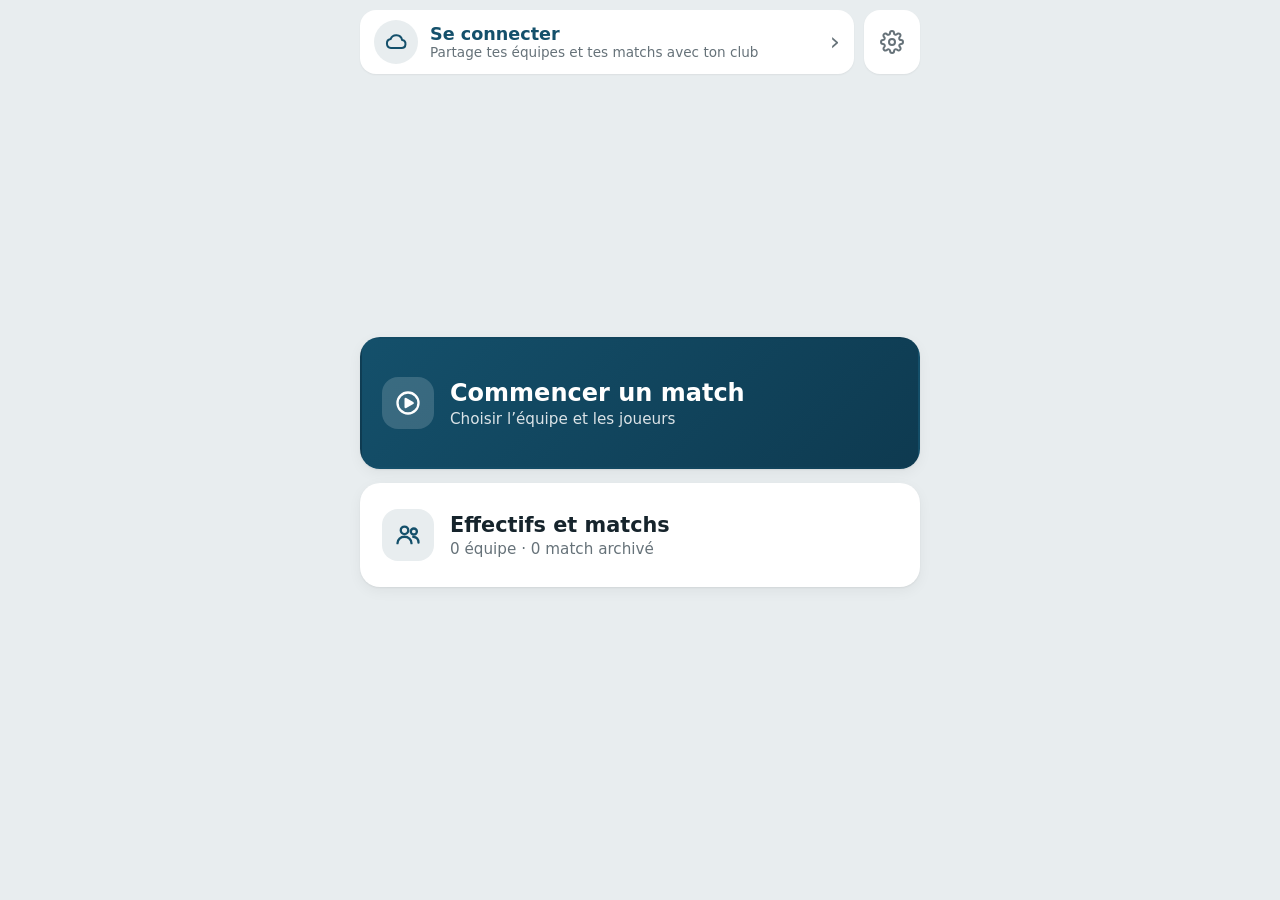
<file: index.html>
<!doctype html>
<html lang="fr">
<head>
<meta charset="utf-8">
<meta name="viewport" content="width=device-width,initial-scale=1,viewport-fit=cover">
<title>Pick&amp;Stats</title>
<link rel="manifest" href="manifest.webmanifest">
<link rel="icon" href="icon.svg" type="image/svg+xml">
<link rel="apple-touch-icon" href="apple-touch-icon.png">
<meta name="theme-color" content="#16242C">
<meta name="apple-mobile-web-app-capable" content="yes">
<meta name="mobile-web-app-capable" content="yes">
<meta name="apple-mobile-web-app-title" content="Pick&amp;Stats">
<link rel="stylesheet" href="./css/style.css">
<script type="module" src="./js/main.js"></script>
</head>
<body>
<div id="app"></div>
<div id="print"></div>
<div id="toast"></div>
<div id="modal" role="dialog" aria-modal="true"></div>
</body>
</html>
</file>
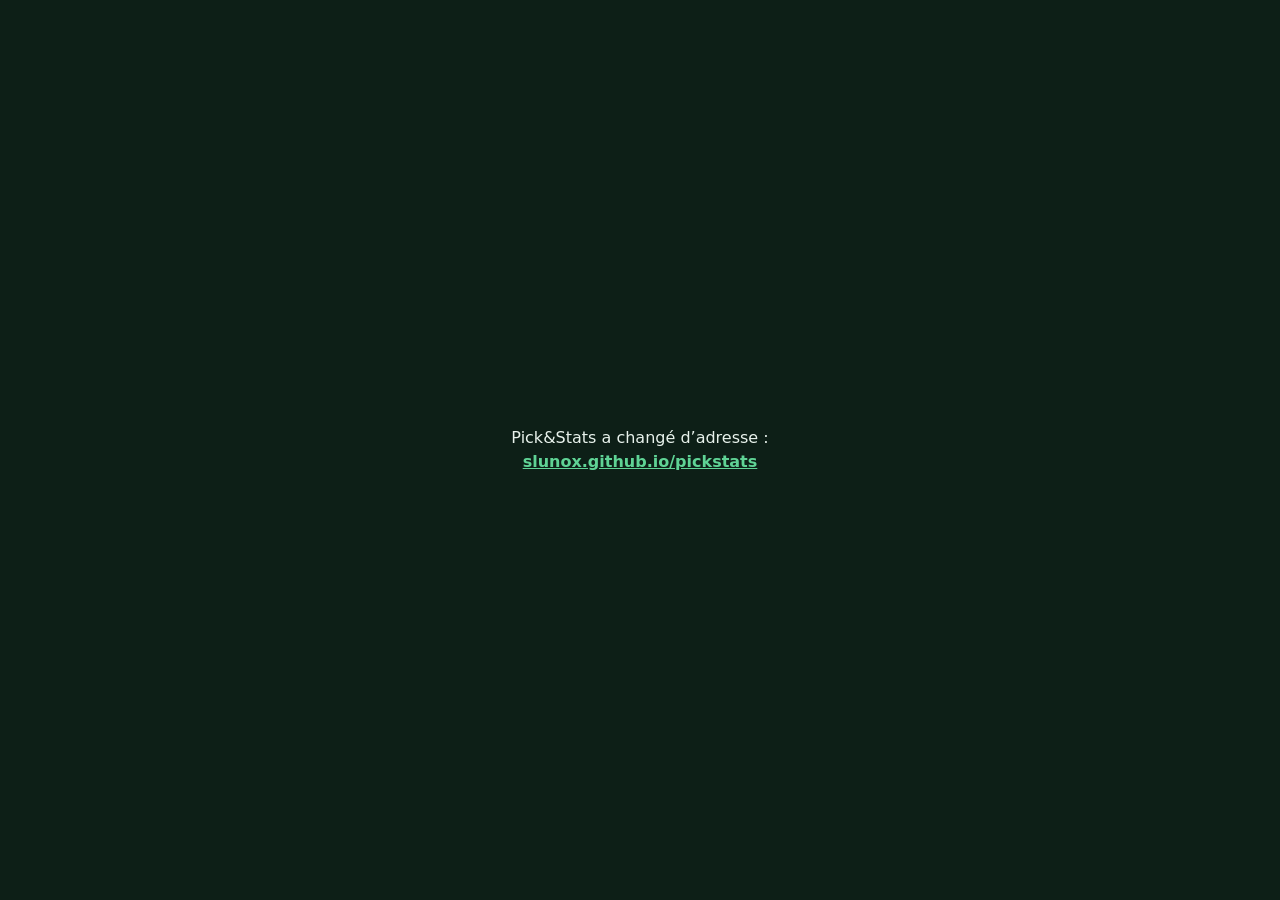
<file: redirection-stats-basket/index.html>
<!doctype html>
<html lang="fr">
<head>
<meta charset="utf-8">
<meta name="viewport" content="width=device-width, initial-scale=1">
<title>Pick&amp;Stats a déménagé</title>
<!-- Ancienne adresse de l'appli (slunox.github.io/stats-basket/) : renvoie vers la nouvelle,
     en gardant la suite de l'adresse (page, ?demo, #m=… des matchs partagés). -->
<script>
  (function () {
    var p = location.pathname;
    if (p.indexOf('/stats-basket') !== 0) return; // pas sur l'ancienne adresse : on ne fait rien
    location.replace(location.origin + '/pickstats' + p.slice('/stats-basket'.length) + location.search + location.hash);
  })();
</script>
<meta http-equiv="refresh" content="3;url=https://slunox.github.io/pickstats/">
<style>
  body{margin:0;min-height:100vh;display:flex;align-items:center;justify-content:center;background:#0d1f17;color:#e8f2ec;
    font:16px/1.5 system-ui,-apple-system,"Segoe UI",Roboto,sans-serif;text-align:center;padding:16px;box-sizing:border-box}
  a{color:#5fd395;font-weight:600}
</style>
</head>
<body>
  <p>Pick&amp;Stats a changé d’adresse :<br><a href="https://slunox.github.io/pickstats/">slunox.github.io/pickstats</a></p>
</body>
</html>
</file>
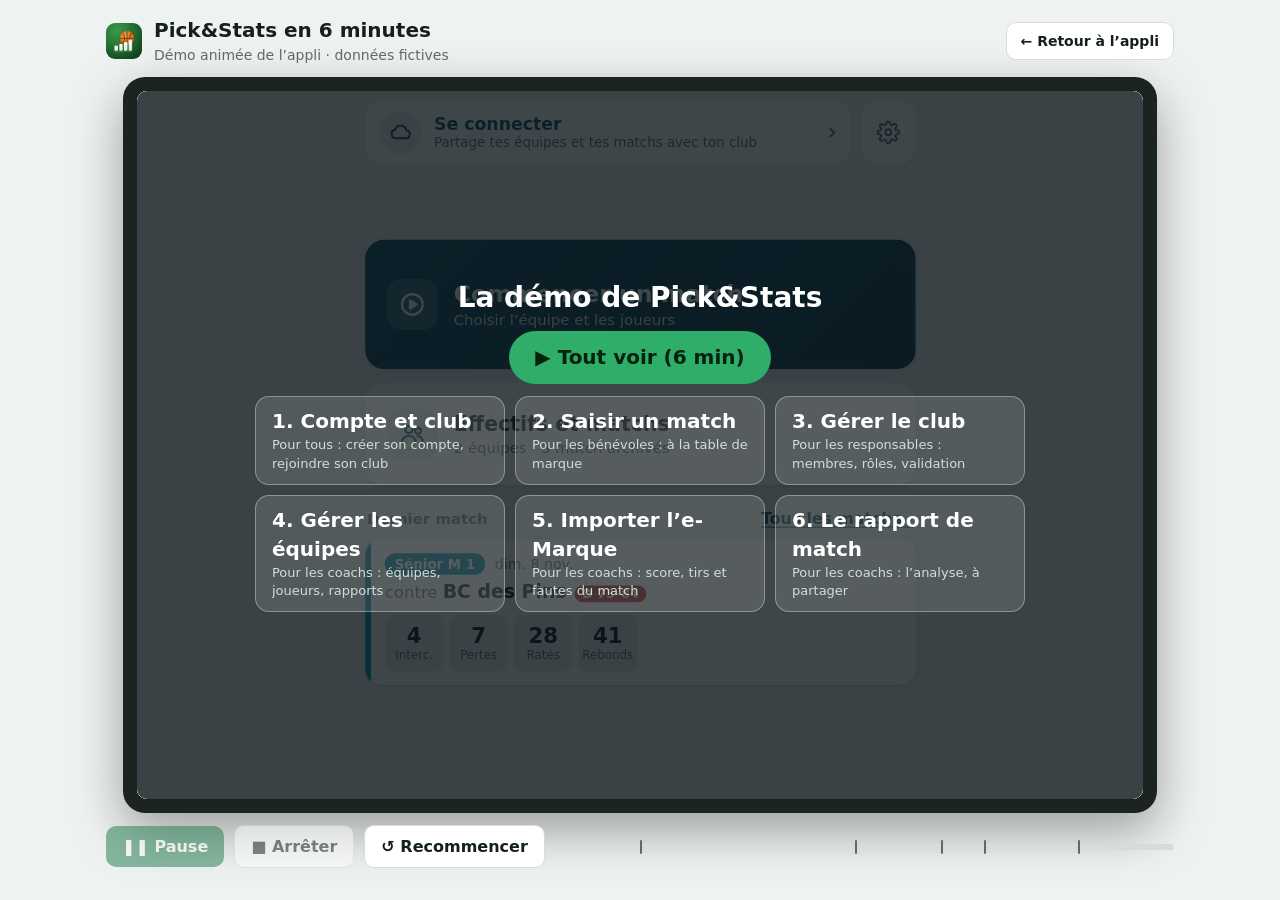
<file: demo.html>
<!doctype html>
<html lang="fr">
<head>
<meta charset="utf-8">
<meta name="viewport" content="width=device-width, initial-scale=1">
<title>Pick&amp;Stats – démo</title>
<link rel="icon" href="icon.svg">
<style>
/* Démo qui se joue toute seule : la vraie appli (index.html?demo, données à part) dans un cadre
   de tablette, un doigt qui touche les boutons et des sous-titres. */
:root{
  --bg:#0f1a20; --panel:#16242c; --fg:#eef3f1; --muted:#9fb0aa; --line:#2a3b44;
  --accent:#2fae6a; --accent-ink:#06210f; --frame:#05090b; --finger:rgba(255,255,255,.92);
}
@media (prefers-color-scheme: light){
  :root:not([data-theme="dark"]){
    --bg:#eef2f0; --panel:#ffffff; --fg:#14201b; --muted:#5d6b65; --line:#d6ddd9;
    --accent:#1f7a4d; --accent-ink:#ffffff; --frame:#1b2420; --finger:rgba(20,32,27,.85);
  }
}
*{box-sizing:border-box}
html,body{margin:0;background:var(--bg);color:var(--fg);font:16px/1.45 system-ui,-apple-system,"Segoe UI",Roboto,sans-serif}
.wrap{max-width:1100px;margin:0 auto;padding:16px 16px 28px}
header{display:flex;align-items:center;gap:12px;margin-bottom:12px}
header img{width:36px;height:36px;border-radius:9px}
header h1{font-size:20px;margin:0}
header p{margin:0;color:var(--muted);font-size:14px}
header .back{margin-left:auto;flex:none;border:1px solid var(--line);background:var(--panel);color:var(--fg);border-radius:10px;padding:8px 14px;font-weight:600;font-size:14px;text-decoration:none}
header .back:hover{border-color:var(--accent)}
@media (max-width:700px){header p{display:none}header h1{font-size:17px}header .back{padding:7px 10px}.wrap{padding-top:10px;padding-bottom:12px}}
.dev{width:max-content;max-width:100%;margin:0 auto;background:var(--frame);border-radius:22px;padding:14px;box-shadow:0 18px 50px rgba(0,0,0,.35)}
.scr{position:relative;overflow:hidden;border-radius:10px;background:#fff}
.inner{position:absolute;left:0;top:0;width:1024px;height:720px;transform-origin:0 0}
iframe{border:0;width:1024px;height:720px;display:block;background:#fff}
/* Voile transparent sur l'appli : on regarde la démo, on ne peut pas toucher l'appli (le doigt de la démo, lui, clique) */
.shield{position:absolute;inset:0;z-index:1}
.finger{z-index:2;position:absolute;left:0;top:0;width:46px;height:46px;margin:-23px 0 0 -23px;border-radius:50%;
  background:var(--finger);box-shadow:0 2px 10px rgba(0,0,0,.35);opacity:0;pointer-events:none;
  transition:left .7s cubic-bezier(.4,0,.2,1),top .7s cubic-bezier(.4,0,.2,1),opacity .3s,transform .15s}
.finger.on{opacity:.75}
.finger.tap{transform:scale(.7)}
.ring{position:absolute;width:46px;height:46px;margin:-23px 0 0 -23px;border-radius:50%;border:3px solid #2fae6a;pointer-events:none;animation:ring .6s ease-out forwards}
@keyframes ring{from{transform:scale(.5);opacity:1}to{transform:scale(2);opacity:0}}
/* Sous-titres par-dessus l'appli : en bas, ou en haut quand le doigt (ou un menu) est en bas */
.sub{position:absolute;left:50%;top:0;transform:translateX(-50%);width:min(90%,720px);z-index:4;
  background:rgba(8,14,18,.88);color:#fff;border-radius:16px;padding:12px 18px 14px;
  box-shadow:0 10px 30px rgba(0,0,0,.4);backdrop-filter:blur(6px);-webkit-backdrop-filter:blur(6px);
  transition:opacity .35s, top .7s cubic-bezier(.65,0,.35,1);pointer-events:none}
.sub.off{opacity:0}
.sub small{display:block;color:#5fd395;font-weight:700;text-transform:uppercase;letter-spacing:.06em;font-size:12px;margin-bottom:3px}
.sub p{margin:0;font-size:clamp(15px,2.1vw,21px);line-height:1.4}
.bar{display:flex;flex-wrap:wrap;align-items:center;gap:10px;margin-top:12px}
.bar button{border:0;border-radius:10px;background:var(--accent);color:var(--accent-ink);font:inherit;font-weight:600;padding:9px 16px;cursor:pointer}
.bar button.alt{background:var(--panel);color:var(--fg);border:1px solid var(--line)}
/* Barre de progression cliquable : zone haute pour le doigt, piste fine au milieu, repères de chapitres */
.prog{flex:1 1 200px;min-width:200px;height:24px;position:relative;cursor:pointer;touch-action:manipulation}
.prog::before,.prog i{content:'';position:absolute;left:0;top:9px;height:6px;border-radius:3px;transition:height .15s,top .15s}
.prog::before{right:0;background:var(--line)}
.prog i{width:0;background:var(--accent);transition:width .4s,height .15s,top .15s}
.prog:hover::before,.prog:hover i{top:7px;height:10px;border-radius:5px}
/* Pas assez de place à côté des boutons (téléphone) : la barre passe au-dessus, sur toute la largeur, plus épaisse */
@media (max-width:700px){
  .prog{order:-1;flex-basis:100%;height:32px}
  .prog::before,.prog i,.prog:hover::before,.prog:hover i{top:11px;height:10px;border-radius:5px}
  .bar button{flex:1;padding:9px 8px;font-size:14px;white-space:nowrap}
  /* Sous-titres plus petits : le cadre est réduit */
  .dev.phone .sub{padding:8px 12px 10px;border-radius:12px;width:94%}
  .dev.phone .sub p{font-size:14px;line-height:1.35}
  .dev.phone .sub small{font-size:10px;margin-bottom:1px}
}
.prog b{position:absolute;top:5px;width:2px;height:14px;margin-left:-1px;border-radius:1px;background:var(--muted);pointer-events:none}
@media (max-width:700px){.prog b{top:8px;height:16px}}
.start{position:absolute;inset:0;display:flex;flex-direction:column;align-items:center;justify-content:center;gap:12px;
  background:rgba(10,18,22,.78);color:#fff;text-align:center;padding:16px;z-index:5}
.start h2{margin:0;font-size:clamp(20px,3vw,28px)}
.start button{border:0;border-radius:999px;background:#2fae6a;color:#06210f;font:inherit;font-weight:700;font-size:clamp(16px,2.2vw,20px);padding:12px 26px;cursor:pointer}
.start .opts{display:grid;grid-template-columns:repeat(3,minmax(0,250px));gap:10px;justify-content:center}
.start .opts button{background:rgba(255,255,255,.12);color:#fff;border:1px solid rgba(255,255,255,.35);text-align:left;border-radius:14px;padding:10px 16px}
.start .opts button span{display:block;font-weight:400;font-size:13px;color:#cfe0d8}
.start p{margin:0;max-width:520px;color:#d8e4df;font-size:14px}
.start[hidden]{display:none}
.dev.phone{border-radius:30px;padding:12px}
.dev.phone .scr{border-radius:18px}
.dev.phone .start .opts{grid-template-columns:minmax(0,300px)}
/* Petit cadre : choix des chapitres plus compact */
.dev.small .start{gap:8px}
.dev.small .start h2{font-size:18px}
.dev.small .start button{font-size:15px;padding:8px 18px}
.dev.small .start .opts{gap:6px}
.dev.small .start .opts button{padding:7px 12px;font-size:13px;border-radius:10px}
.dev.small .start .opts button span{display:none}
.bar button[disabled]{opacity:.5;cursor:default}
</style>
</head>
<body>
<div class="wrap">
  <header>
    <img src="icon-192.png" alt="">
    <div><h1>Pick&amp;Stats en 6 minutes</h1><p>Démo animée de l’appli · données fictives</p></div>
    <a class="back" href="./">← Retour à l’appli</a>
  </header>
  <div class="dev"><div class="scr" id="scr">
    <div class="inner" id="inner">
      <iframe id="app" title="Pick&amp;Stats (démo)" tabindex="-1"></iframe>
      <div class="shield" aria-hidden="true"></div>
      <div class="finger" id="finger"></div>
    </div>
    <div class="sub off" id="sub" aria-live="polite"><small id="ctitle">Démo</small><p id="ctext"></p></div>
    <div class="start" id="start">
      <h2 id="stitle">La démo de Pick&amp;Stats</h2>
      <button id="go">▶ Tout voir (6 min)</button>
      <div class="opts" id="opts"></div>
    </div>
  </div></div>
  <div class="bar">
    <button id="pp" disabled>❚❚ Pause</button>
    <button class="alt" id="stop" disabled>■ Arrêter</button>
    <button class="alt" id="again">↺ Recommencer</button>
    <div class="prog" id="track" title="Aller à ce moment de la démo"><i id="prog"></i></div>
  </div>
</div>

<script type="application/json" id="seed">{"teamId":null,"arch":[{"roster":[{"n":"1","name":"Lucas Martin","in":true},{"in":true,"name":"Hugo Bernard","n":"3"},{"name":"Nathan Petit","n":"5","in":true},{"n":"6","name":"Théo Durand","in":true},{"name":"Louis Moreau","n":"7","in":true},{"name":"Jules Laurent","n":"8","in":true},{"name":"Adam Simon","n":"9","in":true},{"in":true,"name":"Ethan Michel","n":"10"},{"in":true,"name":"Noah Lefèvre","n":"11"}],"opp":"BC des Pins","ev":[{"p":"5","a":"fd","q":1},{"q":1,"a":"fd","p":"9"},{"p":"9","q":1,"a":"to"},{"p":"7","a":"to","q":1},{"a":"trav","q":1,"p":"10"},{"p":"9","q":1,"a":"m2"},{"p":"1","q":1,"a":"m2"},{"a":"m2","q":1,"p":"7"},{"q":1,"a":"m2","p":"10"},{"p":"11","q":1,"a":"m3"},{"p":"8","a":"m3","q":1},{"p":"11","q":1,"a":"m1"},{"a":"ro","q":1,"p":"__team"},{"p":"__team","a":"ro","q":1},{"p":"__team","q":1,"a":"ro"},{"p":"__team","a":"rd","q":1},{"p":"__team","q":1,"a":"rd"},{"p":"__team","q":1,"a":"rd"},{"p":"__team","q":1,"a":"rd"},{"p":"__team","q":1,"a":"rd"},{"q":1,"a":"rd","p":"__team"},{"q":1,"a":"rd","p":"__team"},{"q":1,"a":"orb"},{"q":1,"a":"orb"},{"a":"orb","q":1},{"a":"odr","q":1},{"q":1,"a":"odr"},{"q":1,"a":"odr"},{"a":"odr","q":1},{"q":1,"a":"odr"},{"q":1,"a":"odr"},{"q":1,"a":"odr"},{"a":"odr","q":1},{"p":"__team","q":1,"a":"wr"},{"p":"7","q":2,"a":"stl"},{"p":"11","q":2,"a":"fd"},{"p":"10","q":2,"a":"fd"},{"p":"8","a":"fd","q":2},{"a":"to","q":2,"p":"9"},{"p":"6","a":"to","q":2},{"q":2,"a":"m2","p":"6"},{"p":"6","q":2,"a":"m2"},{"q":2,"a":"m2","p":"10"},{"q":2,"a":"m2","p":"10"},{"a":"m3","q":2,"p":"3"},{"p":"3","a":"m1","q":2},{"q":2,"a":"m1","p":"3"},{"a":"ro","q":2,"p":"__team"},{"p":"__team","q":2,"a":"ro"},{"a":"ro","q":2,"p":"__team"},{"p":"__team","q":2,"a":"ro"},{"q":2,"a":"rd","p":"__team"},{"a":"rd","q":2,"p":"__team"},{"p":"__team","a":"rd","q":2},{"q":2,"a":"rd","p":"__team"},{"q":2,"a":"rd","p":"__team"},{"p":"__team","q":2,"a":"rd"},{"q":2,"a":"orb"},{"q":2,"a":"orb"},{"a":"odr","q":2},{"q":2,"a":"odr"},{"a":"odr","q":2},{"q":2,"a":"odr"},{"a":"odr","q":2},{"a":"odr","q":2},{"q":2,"a":"odr"},{"a":"odr","q":2},{"p":"__team","q":2,"a":"wr"},{"p":"1","a":"stl","q":3},{"p":"3","a":"stl","q":3},{"p":"9","q":3,"a":"fd"},{"a":"fd","q":3,"p":"5"},{"p":"1","q":3,"a":"to"},{"q":3,"a":"to","p":"9"},{"p":"1","a":"m2","q":3},{"a":"m2","q":3,"p":"3"},{"p":"11","a":"m2","q":3},{"q":3,"a":"m2","p":"10"},{"p":"11","a":"m2","q":3},{"p":"9","q":3,"a":"m2"},{"q":3,"a":"m3","p":"9"},{"p":"6","a":"m3","q":3},{"q":3,"a":"m1","p":"10"},{"p":"__team","q":3,"a":"ro"},{"p":"__team","a":"ro","q":3},{"p":"__team","a":"ro","q":3},{"a":"rd","q":3,"p":"__team"},{"p":"__team","q":3,"a":"rd"},{"p":"__team","q":3,"a":"rd"},{"a":"rd","q":3,"p":"__team"},{"a":"rd","q":3,"p":"__team"},{"a":"rd","q":3,"p":"__team"},{"p":"__team","q":3,"a":"rd"},{"a":"rd","q":3,"p":"__team"},{"a":"orb","q":3},{"q":3,"a":"orb"},{"a":"odr","q":3},{"q":3,"a":"odr"},{"a":"odr","q":3},{"a":"odr","q":3},{"a":"odr","q":3},{"q":3,"a":"odr"},{"q":3,"a":"odr"},{"p":"__team","a":"w24","q":3},{"a":"wr","q":3,"p":"__team"},{"q":3,"a":"wr","p":"__team"},{"p":"1","q":4,"a":"stl"},{"p":"3","a":"fd","q":4},{"a":"fd","q":4,"p":"5"},{"p":"6","q":4,"a":"to"},{"a":"trav","q":4,"p":"10"},{"p":"9","a":"m2","q":4},{"p":"1","q":4,"a":"m2"},{"a":"m2","q":4,"p":"8"},{"a":"m2","q":4,"p":"11"},{"a":"m3","q":4,"p":"1"},{"a":"ro","q":4,"p":"__team"},{"p":"__team","a":"ro","q":4},{"p":"__team","q":4,"a":"ro"},{"a":"rd","q":4,"p":"__team"},{"p":"__team","a":"rd","q":4},{"q":4,"a":"rd","p":"__team"},{"p":"__team","q":4,"a":"rd"},{"a":"rd","q":4,"p":"__team"},{"p":"__team","q":4,"a":"rd"},{"p":"__team","a":"rd","q":4},{"q":4,"a":"orb"},{"a":"orb","q":4},{"a":"orb","q":4},{"q":4,"a":"odr"},{"a":"odr","q":4},{"a":"odr","q":4},{"a":"odr","q":4},{"q":4,"a":"odr"},{"q":4,"a":"odr"},{"a":"odr","q":4},{"p":"__team","q":4,"a":"w24"},{"a":"wr","q":4,"p":"__team"}],"oppColor":"#2563EB","id":1730000000000,"me":"Sénior M 1","date":"2026-11-08T13:00:00.000Z","q":4,"teamId":"t-sm1","em":{"num":"1234","cat":"DM2","poule":"B","time":"14:00","place":"Salle des Sports","them":{"run":7,"adv":14,"qp":{"11":[{"p2":0,"p3":0,"lf":0,"pts":0},{"pts":1,"lf":1,"p3":0,"p2":0},{"pts":0,"lf":0,"p3":0,"p2":0},{"p2":0,"p3":0,"lf":0,"pts":0}],"10":[{"pts":2,"p3":0,"lf":0,"p2":1},{"pts":0,"lf":0,"p3":0,"p2":0},{"p2":1,"p3":0,"lf":0,"pts":2},{"pts":6,"p2":3,"p3":0,"lf":0}],"5":[{"p2":0,"p3":0,"lf":0,"pts":0},{"pts":3,"p2":0,"p3":1,"lf":0},{"pts":3,"p2":0,"p3":1,"lf":0},{"lf":1,"p3":1,"p2":0,"pts":4}],"6":[{"p2":0,"lf":0,"p3":0,"pts":0},{"lf":0,"p3":0,"p2":0,"pts":0},{"p2":1,"lf":0,"p3":0,"pts":2},{"pts":0,"p3":0,"lf":0,"p2":0}],"7":[{"pts":4,"p3":0,"lf":0,"p2":2},{"p2":0,"p3":0,"lf":2,"pts":2},{"pts":2,"p2":1,"lf":0,"p3":0},{"pts":2,"lf":0,"p3":0,"p2":1}],"15":[{"p3":0,"lf":0,"p2":0,"pts":0},{"pts":7,"p2":2,"lf":3,"p3":0},{"pts":2,"p2":1,"p3":0,"lf":0},{"pts":6,"p2":3,"p3":0,"lf":0}],"13":[{"p2":1,"lf":0,"p3":0,"pts":2},{"p2":0,"p3":0,"lf":1,"pts":1},{"pts":0,"lf":0,"p3":0,"p2":0},{"p2":0,"p3":0,"lf":0,"pts":0}],"8":[{"p3":0,"lf":2,"p2":1,"pts":4},{"p2":1,"p3":0,"lf":0,"pts":2},{"pts":4,"lf":0,"p3":0,"p2":2},{"lf":0,"p3":0,"p2":0,"pts":0}],"14":[{"p2":0,"lf":0,"p3":1,"pts":3},{"pts":3,"p2":1,"lf":1,"p3":0},{"pts":3,"p3":0,"lf":1,"p2":1},{"p2":0,"p3":0,"lf":0,"pts":0}],"4":[{"pts":10,"p3":2,"lf":2,"p2":1},{"p2":1,"p3":0,"lf":0,"pts":2},{"p2":0,"lf":0,"p3":0,"pts":0},{"pts":2,"p2":0,"p3":0,"lf":2}]},"name":"BC DES PINS-3","halves":[46,38],"ot":0,"q":[25,21,18,20],"players":{"14":{"p3":1,"p2e":0,"f":5,"fg":3,"pts":9,"lf":2,"name":"Bastien Roche","p2i":2,"min":"22:46"},"4":{"name":"Samuel Picard","lf":4,"min":"23:46","p2i":1,"p2e":1,"p3":2,"pts":14,"f":2,"fg":4},"8":{"min":"14:27","p2i":4,"name":"Dylan Brun","lf":2,"pts":10,"fg":4,"f":0,"p2e":0,"p3":0},"13":{"lf":1,"name":"Victor Leroux","p2i":1,"min":"11:38","p3":0,"p2e":0,"f":2,"fg":1,"pts":3},"6":{"p2i":1,"min":"21:21","lf":0,"name":"Kevin Meyer","fg":1,"f":3,"pts":2,"p3":0,"p2e":0},"7":{"p3":0,"p2e":0,"f":2,"fg":4,"pts":10,"lf":2,"name":"Florian Masson","p2i":4,"min":"25:51"},"15":{"f":5,"fg":6,"pts":15,"p3":0,"p2e":0,"p2i":6,"min":"24:41","lf":3,"name":"Yanis Colin"},"10":{"lf":0,"name":"Quentin Robin","p2i":5,"min":"18:20","p3":0,"p2e":0,"fg":5,"f":3,"pts":10},"11":{"p2e":0,"p3":0,"pts":1,"fg":0,"f":2,"name":"Rayan Lemaire","lf":1,"min":"11:35","p2i":0},"5":{"p3":3,"p2e":0,"fg":3,"f":2,"pts":10,"lf":1,"name":"Axel Renard","p2i":0,"min":"25:41"}},"bench":25,"total":{"p2i":24,"min":"200:06","lf":16,"f":26,"fg":31,"pts":84,"p3":6,"p2e":1}},"ties":2,"a":"BASKET CLUB DEMO-1","us":{"ot":0,"halves":[34,39],"players":{"1":{"p2e":0,"p3":0,"pts":2,"fg":1,"f":4,"lf":0,"min":"19:42","p2i":1},"3":{"p3":0,"p2e":0,"fg":3,"f":2,"pts":8,"lf":2,"p2i":3,"min":"19:38"},"8":{"lf":2,"p2i":1,"min":"06:43","p3":0,"p2e":0,"fg":1,"f":0,"pts":4},"7":{"fg":0,"f":4,"pts":1,"p3":0,"p2e":0,"p2i":0,"min":"32:15","lf":1},"6":{"pts":19,"f":5,"fg":6,"p2e":0,"p3":0,"min":"26:06","p2i":6,"lf":7},"9":{"pts":22,"fg":7,"f":5,"p2e":0,"p3":1,"min":"37:03","p2i":6,"lf":7},"5":{"lf":4,"p2i":4,"min":"40:00","p3":0,"p2e":0,"f":3,"fg":4,"pts":12},"11":{"p2i":0,"min":"03:48","lf":0,"fg":0,"f":1,"pts":0,"p3":0,"p2e":0},"10":{"fg":2,"f":3,"pts":5,"p3":1,"p2e":0,"p2i":1,"min":"14:45","lf":0}},"q":[20,14,24,15],"total":{"f":27,"fg":24,"pts":73,"p3":2,"p2e":0,"p2i":22,"min":"200:00","lf":23},"bench":14,"run":7,"adv":0,"qp":{"6":[{"pts":7,"lf":5,"p3":0,"p2":1},{"pts":0,"lf":0,"p3":0,"p2":0},{"p2":3,"p3":0,"lf":0,"pts":6},{"p3":0,"lf":2,"p2":2,"pts":6}],"7":[{"p2":0,"p3":0,"lf":0,"pts":0},{"lf":1,"p3":0,"p2":0,"pts":1},{"pts":0,"p3":0,"lf":0,"p2":0},{"pts":0,"p2":0,"p3":0,"lf":0}],"10":[{"pts":0,"p3":0,"lf":0,"p2":0},{"pts":0,"p3":0,"lf":0,"p2":0},{"pts":3,"lf":0,"p3":1,"p2":0},{"lf":0,"p3":0,"p2":1,"pts":2}],"11":[{"lf":0,"p3":0,"p2":0,"pts":0},{"pts":0,"lf":0,"p3":0,"p2":0},{"p2":0,"p3":0,"lf":0,"pts":0},{"pts":0,"p2":0,"p3":0,"lf":0}],"9":[{"pts":7,"p2":1,"lf":2,"p3":1},{"pts":10,"lf":4,"p3":0,"p2":3},{"p3":0,"lf":1,"p2":2,"pts":5},{"p2":0,"p3":0,"lf":0,"pts":0}],"5":[{"pts":0,"p2":0,"lf":0,"p3":0},{"p2":1,"p3":0,"lf":1,"pts":3},{"pts":6,"p2":2,"lf":2,"p3":0},{"pts":3,"lf":1,"p3":0,"p2":1}],"1":[{"pts":2,"p2":1,"lf":0,"p3":0},{"pts":0,"p2":0,"lf":0,"p3":0},{"pts":0,"p2":0,"lf":0,"p3":0},{"p2":0,"lf":0,"p3":0,"pts":0}],"8":[{"pts":0,"lf":0,"p3":0,"p2":0},{"pts":0,"p2":0,"p3":0,"lf":0},{"pts":0,"p2":0,"p3":0,"lf":0},{"pts":4,"p3":0,"lf":2,"p2":1}],"3":[{"p2":2,"p3":0,"lf":0,"pts":4},{"p2":0,"p3":0,"lf":0,"pts":0},{"pts":4,"p3":0,"lf":2,"p2":1},{"pts":0,"p3":0,"lf":0,"p2":0}]}},"side":0,"b":"BC DES PINS-3"}},{"oppColor":"#DC2626","ev":[{"q":1,"a":"fd","p":"5"},{"q":1,"a":"to","p":"9"},{"q":1,"a":"trav","p":"10"},{"p":"1","q":1,"a":"m2"},{"p":"10","q":1,"a":"m2"},{"a":"m3","q":1,"p":"8"},{"a":"ro","q":1,"p":"__team"},{"p":"__team","q":1,"a":"ro"},{"q":1,"a":"rd","p":"__team"},{"p":"__team","a":"rd","q":1},{"p":"__team","a":"rd","q":1},{"q":1,"a":"orb"},{"q":1,"a":"orb"},{"a":"odr","q":1},{"a":"odr","q":1},{"a":"odr","q":1},{"a":"odr","q":1},{"p":"7","q":2,"a":"stl"},{"q":2,"a":"fd","p":"10"},{"q":2,"a":"to","p":"9"},{"p":"6","q":2,"a":"m2"},{"p":"10","q":2,"a":"m2"},{"q":2,"a":"m3","p":"3"},{"p":"3","q":2,"a":"m1"},{"a":"ro","q":2,"p":"__team"},{"q":2,"a":"ro","p":"__team"},{"a":"rd","q":2,"p":"__team"},{"q":2,"a":"rd","p":"__team"},{"p":"__team","q":2,"a":"rd"},{"a":"orb","q":2},{"a":"odr","q":2},{"q":2,"a":"odr"},{"a":"odr","q":2},{"q":2,"a":"odr"},{"p":"1","q":3,"a":"stl"},{"p":"9","q":3,"a":"fd"},{"q":3,"a":"to","p":"1"},{"p":"1","q":3,"a":"m2"},{"a":"m2","q":3,"p":"11"},{"q":3,"a":"m2","p":"11"},{"a":"m3","q":3,"p":"9"},{"p":"10","q":3,"a":"m1"},{"a":"ro","q":3,"p":"__team"},{"a":"rd","q":3,"p":"__team"},{"a":"rd","q":3,"p":"__team"},{"a":"rd","q":3,"p":"__team"},{"p":"__team","q":3,"a":"rd"},{"a":"orb","q":3},{"a":"odr","q":3},{"a":"odr","q":3},{"q":3,"a":"odr"},{"q":3,"a":"odr"},{"p":"__team","a":"wr","q":3},{"p":"1","q":4,"a":"stl"},{"p":"5","a":"fd","q":4},{"a":"trav","q":4,"p":"10"},{"a":"m2","q":4,"p":"1"},{"p":"11","a":"m2","q":4},{"p":"__team","a":"ro","q":4},{"q":4,"a":"ro","p":"__team"},{"p":"__team","q":4,"a":"rd"},{"q":4,"a":"rd","p":"__team"},{"p":"__team","q":4,"a":"rd"},{"q":4,"a":"orb"},{"q":4,"a":"orb"},{"a":"odr","q":4},{"a":"odr","q":4},{"q":4,"a":"odr"},{"p":"__team","a":"w24","q":4}],"opp":"Saint-Médard","roster":[{"in":true,"n":"1","name":"Lucas Martin"},{"n":"3","name":"Hugo Bernard","in":true},{"in":true,"n":"5","name":"Nathan Petit"},{"in":true,"n":"6","name":"Théo Durand"},{"in":true,"n":"7","name":"Louis Moreau"},{"in":true,"name":"Jules Laurent","n":"8"},{"name":"Adam Simon","n":"9","in":true},{"in":true,"name":"Ethan Michel","n":"10"},{"name":"Noah Lefèvre","n":"11","in":true}],"em":{"a":"BASKET CLUB DEMO-1","ties":2,"us":{"ot":0,"halves":[28,39],"players":{"7":{"min":"32:15","p2i":0,"lf":1,"pts":1,"fg":0,"f":4,"p2e":0,"p3":0},"6":{"p3":0,"p2e":0,"f":5,"fg":6,"pts":19,"lf":7,"p2i":6,"min":"26:06"},"5":{"p2e":0,"p3":0,"pts":12,"fg":4,"f":3,"lf":4,"min":"40:00","p2i":4},"9":{"lf":7,"p2i":3,"min":"37:03","p3":1,"p2e":0,"f":5,"fg":4,"pts":16},"11":{"min":"03:48","p2i":0,"lf":0,"pts":0,"f":1,"fg":0,"p2e":0,"p3":0},"10":{"lf":0,"p2i":1,"min":"14:45","p3":1,"p2e":0,"fg":2,"f":3,"pts":5},"1":{"pts":2,"fg":1,"f":4,"p2e":0,"p3":0,"min":"19:42","p2i":1,"lf":0},"8":{"pts":4,"f":0,"fg":1,"p2e":0,"p3":0,"min":"06:43","p2i":1,"lf":2},"3":{"lf":2,"p2i":3,"min":"19:38","p3":0,"p2e":0,"fg":3,"f":2,"pts":8}},"q":[20,8,24,15],"total":{"fg":21,"f":27,"pts":67,"p3":2,"p2e":0,"p2i":19,"min":"200:00","lf":23},"bench":14,"run":7,"qp":{"7":[{"pts":0,"p2":0,"p3":0,"lf":0},{"pts":1,"p3":0,"lf":1,"p2":0},{"lf":0,"p3":0,"p2":0,"pts":0},{"p2":0,"p3":0,"lf":0,"pts":0}],"6":[{"pts":7,"p3":0,"lf":5,"p2":1},{"p2":0,"p3":0,"lf":0,"pts":0},{"p2":3,"lf":0,"p3":0,"pts":6},{"p2":2,"lf":2,"p3":0,"pts":6}],"5":[{"pts":0,"p3":0,"lf":0,"p2":0},{"lf":1,"p3":0,"p2":1,"pts":3},{"lf":2,"p3":0,"p2":2,"pts":6},{"pts":3,"lf":1,"p3":0,"p2":1}],"9":[{"pts":7,"p3":1,"lf":2,"p2":1},{"pts":4,"p2":0,"p3":0,"lf":4},{"lf":1,"p3":0,"p2":2,"pts":5},{"pts":0,"p3":0,"lf":0,"p2":0}],"11":[{"lf":0,"p3":0,"p2":0,"pts":0},{"p2":0,"p3":0,"lf":0,"pts":0},{"p3":0,"lf":0,"p2":0,"pts":0},{"pts":0,"p3":0,"lf":0,"p2":0}],"10":[{"lf":0,"p3":0,"p2":0,"pts":0},{"pts":0,"p3":0,"lf":0,"p2":0},{"pts":3,"p2":0,"lf":0,"p3":1},{"lf":0,"p3":0,"p2":1,"pts":2}],"1":[{"pts":2,"p3":0,"lf":0,"p2":1},{"pts":0,"lf":0,"p3":0,"p2":0},{"pts":0,"p2":0,"p3":0,"lf":0},{"p2":0,"lf":0,"p3":0,"pts":0}],"8":[{"lf":0,"p3":0,"p2":0,"pts":0},{"pts":0,"lf":0,"p3":0,"p2":0},{"pts":0,"p2":0,"lf":0,"p3":0},{"pts":4,"p2":1,"lf":2,"p3":0}],"3":[{"pts":4,"p2":2,"p3":0,"lf":0},{"pts":0,"lf":0,"p3":0,"p2":0},{"pts":4,"p2":1,"lf":2,"p3":0},{"p2":0,"p3":0,"lf":0,"pts":0}]},"adv":0},"side":0,"num":"1187","cat":"DM2","poule":"B","time":"14:00","place":"Salle des Sports","them":{"halves":[46,24],"ot":0,"q":[25,21,16,8],"players":{"8":{"p3":0,"p2e":0,"fg":3,"f":0,"pts":8,"lf":2,"name":"Bastien Roche","p2i":3,"min":"14:27"},"14":{"fg":3,"f":5,"pts":9,"p3":1,"p2e":0,"p2i":2,"min":"22:46","lf":2,"name":"Samuel Picard"},"4":{"min":"23:46","p2i":1,"name":"Dylan Brun","lf":4,"pts":14,"fg":4,"f":2,"p2e":1,"p3":2},"10":{"min":"18:20","p2i":2,"name":"Victor Leroux","lf":0,"pts":4,"f":3,"fg":2,"p2e":0,"p3":0},"11":{"fg":0,"f":2,"pts":1,"p3":0,"p2e":0,"p2i":0,"min":"11:35","lf":1,"name":"Kevin Meyer"},"5":{"p2i":0,"min":"25:41","lf":1,"name":"Florian Masson","fg":3,"f":2,"pts":10,"p3":3,"p2e":0},"6":{"fg":1,"f":3,"pts":2,"p3":0,"p2e":0,"p2i":1,"min":"21:21","lf":0,"name":"Yanis Colin"},"7":{"lf":2,"name":"Quentin Robin","p2i":4,"min":"25:51","p3":0,"p2e":0,"f":2,"fg":4,"pts":10},"15":{"p2i":3,"min":"24:41","lf":3,"name":"Rayan Lemaire","f":5,"fg":3,"pts":9,"p3":0,"p2e":0},"13":{"p2i":1,"min":"11:38","lf":1,"name":"Axel Renard","fg":1,"f":2,"pts":3,"p3":0,"p2e":0}},"bench":25,"total":{"fg":24,"f":26,"pts":70,"p3":6,"p2e":1,"p2i":17,"min":"200:06","lf":16},"run":7,"qp":{"4":[{"pts":10,"p2":1,"lf":2,"p3":2},{"p2":1,"lf":0,"p3":0,"pts":2},{"pts":0,"lf":0,"p3":0,"p2":0},{"p3":0,"lf":2,"p2":0,"pts":2}],"14":[{"pts":3,"p2":0,"lf":0,"p3":1},{"pts":3,"lf":1,"p3":0,"p2":1},{"p2":1,"lf":1,"p3":0,"pts":3},{"p3":0,"lf":0,"p2":0,"pts":0}],"8":[{"p2":1,"lf":2,"p3":0,"pts":4},{"lf":0,"p3":0,"p2":1,"pts":2},{"pts":2,"p3":0,"lf":0,"p2":1},{"pts":0,"p2":0,"lf":0,"p3":0}],"13":[{"pts":2,"p2":1,"lf":0,"p3":0},{"pts":1,"p2":0,"p3":0,"lf":1},{"p2":0,"lf":0,"p3":0,"pts":0},{"pts":0,"p2":0,"lf":0,"p3":0}],"15":[{"pts":0,"p2":0,"lf":0,"p3":0},{"p3":0,"lf":3,"p2":2,"pts":7},{"p3":0,"lf":0,"p2":1,"pts":2},{"pts":0,"p3":0,"lf":0,"p2":0}],"7":[{"pts":4,"lf":0,"p3":0,"p2":2},{"p2":0,"p3":0,"lf":2,"pts":2},{"lf":0,"p3":0,"p2":1,"pts":2},{"pts":2,"lf":0,"p3":0,"p2":1}],"6":[{"p3":0,"lf":0,"p2":0,"pts":0},{"p3":0,"lf":0,"p2":0,"pts":0},{"lf":0,"p3":0,"p2":1,"pts":2},{"lf":0,"p3":0,"p2":0,"pts":0}],"5":[{"p3":0,"lf":0,"p2":0,"pts":0},{"pts":3,"p2":0,"p3":1,"lf":0},{"p2":0,"lf":0,"p3":1,"pts":3},{"lf":1,"p3":1,"p2":0,"pts":4}],"11":[{"lf":0,"p3":0,"p2":0,"pts":0},{"pts":1,"p2":0,"p3":0,"lf":1},{"p2":0,"p3":0,"lf":0,"pts":0},{"p2":0,"p3":0,"lf":0,"pts":0}],"10":[{"p2":1,"p3":0,"lf":0,"pts":2},{"pts":0,"lf":0,"p3":0,"p2":0},{"p2":1,"p3":0,"lf":0,"pts":2},{"pts":0,"p2":0,"p3":0,"lf":0}]},"adv":14,"name":"SAINT-MEDARD BASKET-2"},"b":"SAINT-MEDARD BASKET-2"},"date":"2026-10-18T13:00:00.000Z","q":4,"teamId":"t-sm1","me":"Sénior M 1","id":1730000000001},{"opp":"Mérignac","ev":[{"p":"5","q":1,"a":"fd"},{"q":1,"a":"fd","p":"9"},{"a":"to","q":1,"p":"9"},{"p":"7","a":"to","q":1},{"p":"10","q":1,"a":"trav"},{"p":"9","q":1,"a":"m2"},{"a":"m2","q":1,"p":"1"},{"p":"7","a":"m2","q":1},{"p":"10","a":"m2","q":1},{"q":1,"a":"m3","p":"11"},{"a":"m3","q":1,"p":"8"},{"a":"m1","q":1,"p":"11"},{"p":"__team","a":"ro","q":1},{"p":"__team","q":1,"a":"ro"},{"a":"ro","q":1,"p":"__team"},{"q":1,"a":"rd","p":"__team"},{"a":"rd","q":1,"p":"__team"},{"p":"__team","a":"rd","q":1},{"a":"rd","q":1,"p":"__team"},{"p":"__team","a":"rd","q":1},{"a":"rd","q":1,"p":"__team"},{"p":"__team","q":1,"a":"rd"},{"a":"orb","q":1},{"q":1,"a":"orb"},{"q":1,"a":"orb"},{"q":1,"a":"odr"},{"a":"odr","q":1},{"a":"odr","q":1},{"a":"odr","q":1},{"a":"odr","q":1},{"a":"odr","q":1},{"a":"odr","q":1},{"a":"odr","q":1},{"p":"__team","a":"wr","q":1},{"p":"7","a":"stl","q":2},{"p":"11","q":2,"a":"fd"},{"p":"10","a":"fd","q":2},{"p":"8","a":"fd","q":2},{"p":"9","a":"to","q":2},{"p":"6","a":"to","q":2},{"p":"6","q":2,"a":"m2"},{"a":"m2","q":2,"p":"6"},{"q":2,"a":"m2","p":"10"},{"a":"m2","q":2,"p":"10"},{"q":2,"a":"m3","p":"3"},{"p":"3","q":2,"a":"m1"},{"q":2,"a":"m1","p":"3"},{"p":"__team","a":"ro","q":2},{"a":"ro","q":2,"p":"__team"},{"q":2,"a":"ro","p":"__team"},{"p":"__team","a":"ro","q":2},{"p":"__team","a":"rd","q":2},{"p":"__team","q":2,"a":"rd"},{"a":"rd","q":2,"p":"__team"},{"q":2,"a":"rd","p":"__team"},{"p":"__team","q":2,"a":"rd"},{"a":"rd","q":2,"p":"__team"},{"a":"orb","q":2},{"q":2,"a":"orb"},{"q":2,"a":"odr"},{"q":2,"a":"odr"},{"a":"odr","q":2},{"a":"odr","q":2},{"a":"odr","q":2},{"q":2,"a":"odr"},{"a":"odr","q":2},{"a":"odr","q":2},{"p":"__team","q":2,"a":"wr"},{"q":3,"a":"stl","p":"1"},{"q":3,"a":"stl","p":"3"},{"a":"fd","q":3,"p":"9"},{"p":"5","a":"fd","q":3},{"a":"to","q":3,"p":"1"},{"q":3,"a":"to","p":"9"},{"a":"m2","q":3,"p":"1"},{"a":"m2","q":3,"p":"3"},{"p":"11","a":"m2","q":3},{"q":3,"a":"m2","p":"10"},{"p":"11","a":"m2","q":3},{"p":"9","q":3,"a":"m2"},{"a":"m3","q":3,"p":"9"},{"p":"6","q":3,"a":"m3"},{"a":"m1","q":3,"p":"10"},{"a":"ro","q":3,"p":"__team"},{"p":"__team","q":3,"a":"ro"},{"p":"__team","a":"ro","q":3},{"a":"rd","q":3,"p":"__team"},{"p":"__team","q":3,"a":"rd"},{"a":"rd","q":3,"p":"__team"},{"a":"rd","q":3,"p":"__team"},{"q":3,"a":"rd","p":"__team"},{"a":"rd","q":3,"p":"__team"},{"a":"rd","q":3,"p":"__team"},{"q":3,"a":"rd","p":"__team"},{"q":3,"a":"orb"},{"a":"orb","q":3},{"q":3,"a":"odr"},{"a":"odr","q":3},{"q":3,"a":"odr"},{"q":3,"a":"odr"},{"q":3,"a":"odr"},{"a":"odr","q":3},{"a":"odr","q":3},{"p":"__team","q":3,"a":"w24"},{"p":"__team","a":"wr","q":3},{"q":3,"a":"wr","p":"__team"},{"p":"1","q":4,"a":"stl"},{"p":"3","a":"fd","q":4},{"q":4,"a":"fd","p":"5"},{"q":4,"a":"to","p":"6"},{"a":"trav","q":4,"p":"10"},{"p":"9","q":4,"a":"m2"},{"a":"m2","q":4,"p":"1"},{"a":"m2","q":4,"p":"8"},{"a":"m2","q":4,"p":"11"},{"q":4,"a":"m3","p":"1"},{"p":"__team","a":"ro","q":4},{"a":"ro","q":4,"p":"__team"},{"p":"__team","q":4,"a":"ro"},{"q":4,"a":"rd","p":"__team"},{"p":"__team","a":"rd","q":4},{"p":"__team","q":4,"a":"rd"},{"p":"__team","q":4,"a":"rd"},{"p":"__team","q":4,"a":"rd"},{"p":"__team","a":"rd","q":4},{"a":"rd","q":4,"p":"__team"},{"q":4,"a":"orb"},{"q":4,"a":"orb"},{"a":"orb","q":4},{"q":4,"a":"odr"},{"q":4,"a":"odr"},{"q":4,"a":"odr"},{"a":"odr","q":4},{"a":"odr","q":4},{"a":"odr","q":4},{"q":4,"a":"odr"},{"p":"__team","a":"w24","q":4},{"p":"__team","q":4,"a":"wr"},{"p":"9","q":1,"a":"to"},{"p":"7","a":"to","q":1},{"q":2,"a":"stl","p":"7"},{"p":"9","q":2,"a":"to"},{"p":"6","a":"to","q":2},{"p":"1","q":3,"a":"stl"},{"a":"stl","q":3,"p":"3"},{"p":"1","q":3,"a":"to"},{"p":"9","a":"to","q":3},{"p":"1","q":4,"a":"stl"},{"q":4,"a":"to","p":"6"}],"oppColor":"#7C3AED","roster":[{"n":"1","name":"Lucas Martin","in":true},{"in":true,"n":"3","name":"Hugo Bernard"},{"name":"Nathan Petit","n":"5","in":true},{"in":true,"n":"6","name":"Théo Durand"},{"in":true,"n":"7","name":"Louis Moreau"},{"in":true,"name":"Jules Laurent","n":"8"},{"in":true,"n":"9","name":"Adam Simon"},{"in":true,"name":"Ethan Michel","n":"10"},{"name":"Noah Lefèvre","n":"11","in":true}],"em":{"them":{"run":7,"adv":14,"qp":{"15":[{"pts":0,"p2":0,"lf":0,"p3":0},{"pts":3,"p2":0,"p3":0,"lf":3},{"lf":0,"p3":0,"p2":1,"pts":2},{"pts":0,"p3":0,"lf":0,"p2":0}],"7":[{"lf":0,"p3":0,"p2":1,"pts":2},{"lf":2,"p3":0,"p2":0,"pts":2},{"pts":2,"p3":0,"lf":0,"p2":1},{"pts":2,"p2":1,"lf":0,"p3":0}],"6":[{"pts":0,"p2":0,"lf":0,"p3":0},{"pts":0,"lf":0,"p3":0,"p2":0},{"p2":1,"p3":0,"lf":0,"pts":2},{"lf":0,"p3":0,"p2":0,"pts":0}],"13":[{"p2":1,"p3":0,"lf":0,"pts":2},{"p2":0,"p3":0,"lf":1,"pts":1},{"pts":0,"p2":0,"p3":0,"lf":0},{"pts":0,"p2":0,"p3":0,"lf":0}],"5":[{"pts":0,"p2":0,"lf":0,"p3":0},{"pts":3,"lf":0,"p3":1,"p2":0},{"pts":3,"p3":1,"lf":0,"p2":0},{"pts":4,"p2":0,"lf":1,"p3":1}],"11":[{"p2":0,"p3":0,"lf":0,"pts":0},{"lf":1,"p3":0,"p2":0,"pts":1},{"p2":0,"lf":0,"p3":0,"pts":0},{"pts":0,"lf":0,"p3":0,"p2":0}],"10":[{"p2":1,"p3":0,"lf":0,"pts":2},{"p3":0,"lf":0,"p2":0,"pts":0},{"pts":2,"lf":0,"p3":0,"p2":1},{"pts":0,"p2":0,"p3":0,"lf":0}],"4":[{"p3":0,"lf":2,"p2":1,"pts":4},{"pts":2,"p2":1,"p3":0,"lf":0},{"pts":0,"lf":0,"p3":0,"p2":0},{"lf":2,"p3":0,"p2":0,"pts":2}],"14":[{"lf":0,"p3":1,"p2":0,"pts":3},{"pts":3,"lf":1,"p3":0,"p2":1},{"p3":0,"lf":1,"p2":1,"pts":3},{"pts":0,"lf":0,"p3":0,"p2":0}],"8":[{"pts":4,"lf":2,"p3":0,"p2":1},{"pts":2,"p2":1,"p3":0,"lf":0},{"p3":0,"lf":0,"p2":2,"pts":4},{"p2":0,"p3":0,"lf":0,"pts":0}]},"name":"MERIGNAC BASKET CLUB-1","ot":0,"halves":[34,26],"players":{"4":{"min":"23:46","p2i":1,"name":"Bastien Roche","lf":4,"pts":8,"fg":2,"f":2,"p2e":1,"p3":0},"14":{"p3":1,"p2e":0,"fg":3,"f":5,"pts":9,"lf":2,"name":"Samuel Picard","p2i":2,"min":"22:46"},"8":{"p3":0,"p2e":0,"f":0,"fg":4,"pts":10,"lf":2,"name":"Dylan Brun","p2i":4,"min":"14:27"},"13":{"pts":3,"fg":1,"f":2,"p2e":0,"p3":0,"min":"11:38","p2i":1,"name":"Victor Leroux","lf":1},"15":{"f":5,"fg":1,"pts":5,"p3":0,"p2e":0,"p2i":1,"min":"24:41","lf":3,"name":"Kevin Meyer"},"7":{"lf":2,"name":"Florian Masson","p2i":3,"min":"25:51","p3":0,"p2e":0,"f":2,"fg":3,"pts":8},"6":{"p3":0,"p2e":0,"f":3,"fg":1,"pts":2,"lf":0,"name":"Yanis Colin","p2i":1,"min":"21:21"},"5":{"name":"Quentin Robin","lf":1,"min":"25:41","p2i":0,"p2e":0,"p3":3,"pts":10,"f":2,"fg":3},"10":{"p2e":0,"p3":0,"pts":4,"fg":2,"f":3,"name":"Rayan Lemaire","lf":0,"min":"18:20","p2i":2},"11":{"lf":1,"name":"Axel Renard","p2i":0,"min":"11:35","p3":0,"p2e":0,"fg":0,"f":2,"pts":1}},"q":[17,17,18,8],"total":{"pts":60,"fg":20,"f":26,"p2e":1,"p3":4,"min":"200:06","p2i":15,"lf":16},"bench":25},"num":"1203","cat":"DM2","poule":"B","time":"14:00","place":"Salle des Sports","us":{"total":{"lf":26,"min":"200:00","p2i":24,"p2e":0,"p3":2,"pts":80,"f":27,"fg":26},"bench":14,"players":{"3":{"lf":5,"p2i":3,"min":"19:38","p3":0,"p2e":0,"f":2,"fg":3,"pts":11},"8":{"fg":1,"f":0,"pts":4,"p3":0,"p2e":0,"p2i":1,"min":"06:43","lf":2},"1":{"pts":2,"fg":1,"f":4,"p2e":0,"p3":0,"min":"19:42","p2i":1,"lf":0},"5":{"p3":0,"p2e":0,"f":3,"fg":4,"pts":12,"lf":4,"p2i":4,"min":"40:00"},"9":{"p2e":0,"p3":1,"pts":22,"f":5,"fg":7,"lf":7,"min":"37:03","p2i":6},"10":{"fg":2,"f":3,"pts":5,"p3":1,"p2e":0,"p2i":1,"min":"14:45","lf":0},"11":{"p2i":0,"min":"03:48","lf":0,"fg":0,"f":1,"pts":0,"p3":0,"p2e":0},"7":{"p3":0,"p2e":0,"fg":0,"f":4,"pts":1,"lf":1,"p2i":0,"min":"32:15"},"6":{"min":"26:06","p2i":8,"lf":7,"pts":23,"f":5,"fg":8,"p2e":0,"p3":0}},"q":[24,14,24,18],"ot":0,"halves":[38,42],"adv":0,"qp":{"1":[{"pts":2,"p2":1,"p3":0,"lf":0},{"p2":0,"p3":0,"lf":0,"pts":0},{"p2":0,"lf":0,"p3":0,"pts":0},{"pts":0,"p2":0,"p3":0,"lf":0}],"8":[{"p2":0,"p3":0,"lf":0,"pts":0},{"pts":0,"p2":0,"lf":0,"p3":0},{"lf":0,"p3":0,"p2":0,"pts":0},{"p2":1,"lf":2,"p3":0,"pts":4}],"3":[{"p2":2,"lf":0,"p3":0,"pts":4},{"p3":0,"lf":0,"p2":0,"pts":0},{"pts":4,"p2":1,"p3":0,"lf":2},{"pts":3,"p2":0,"lf":3,"p3":0}],"7":[{"p2":0,"p3":0,"lf":0,"pts":0},{"p3":0,"lf":1,"p2":0,"pts":1},{"p2":0,"lf":0,"p3":0,"pts":0},{"p3":0,"lf":0,"p2":0,"pts":0}],"6":[{"pts":11,"p2":3,"p3":0,"lf":5},{"pts":0,"p2":0,"lf":0,"p3":0},{"pts":6,"p3":0,"lf":0,"p2":3},{"lf":2,"p3":0,"p2":2,"pts":6}],"9":[{"pts":7,"lf":2,"p3":1,"p2":1},{"p3":0,"lf":4,"p2":3,"pts":10},{"p3":0,"lf":1,"p2":2,"pts":5},{"pts":0,"p2":0,"p3":0,"lf":0}],"5":[{"lf":0,"p3":0,"p2":0,"pts":0},{"pts":3,"p2":1,"lf":1,"p3":0},{"pts":6,"p2":2,"lf":2,"p3":0},{"lf":1,"p3":0,"p2":1,"pts":3}],"10":[{"p3":0,"lf":0,"p2":0,"pts":0},{"lf":0,"p3":0,"p2":0,"pts":0},{"lf":0,"p3":1,"p2":0,"pts":3},{"p3":0,"lf":0,"p2":1,"pts":2}],"11":[{"pts":0,"p2":0,"p3":0,"lf":0},{"pts":0,"p2":0,"lf":0,"p3":0},{"lf":0,"p3":0,"p2":0,"pts":0},{"pts":0,"lf":0,"p3":0,"p2":0}]},"run":7},"side":0,"a":"BASKET CLUB DEMO-1","ties":2,"b":"MERIGNAC BASKET CLUB-1"},"id":1730000000002,"me":"Sénior M 1","date":"2026-10-25T13:00:00.000Z","teamId":"t-sm1","q":4}],"clubName":"Basket Club Démo","clubColor":"#16A34A","roster":[],"q":1,"me":"Mon équipe","teams":[{"color":"#1f7a4d","sex":"M","name":"Sénior M 1","suf":"1","cat":"Sénior","players":[{"num":"1","name":"Lucas Martin","id":"p1"},{"name":"Hugo Bernard","num":"3","id":"p3"},{"name":"Nathan Petit","num":"5","id":"p5"},{"id":"p6","num":"6","name":"Théo Durand"},{"name":"Louis Moreau","num":"7","id":"p7"},{"num":"8","name":"Jules Laurent","id":"p8"},{"id":"p9","num":"9","name":"Adam Simon"},{"id":"p10","name":"Ethan Michel","num":"10"},{"id":"p11","num":"11","name":"Noah Lefèvre"},{"id":"p12","name":"Sacha Roux","num":"12"}],"id":"t-sm1"},{"name":"U15 F","sex":"F","suf":"","cat":"U15","players":[{"id":"f0","num":"4","name":"Inès Garcia"},{"id":"f1","num":"5","name":"Léa Fontaine"},{"name":"Manon Blanc","num":"6","id":"f2"},{"name":"Chloé Faure","num":"7","id":"f3"},{"name":"Jade Girard","num":"8","id":"f4"},{"num":"9","name":"Emma Bonnet","id":"f5"},{"name":"Lina Dupuis","num":"10","id":"f6"}],"id":"t-u15"}],"ev":[],"opp":"Adversaire","active":false}</script>
<script>
// Copie hors ligne de l'appli et de la démo (même service worker que l'appli),
// pour pouvoir lancer la démo sans réseau, même sans avoir ouvert l'appli avant.
if ('serviceWorker' in navigator && location.protocol.startsWith('http')) navigator.serviceWorker.register('sw.js').catch(() => {});

// Tablette à l'horizontale, ou téléphone en portrait sur un petit écran
const PHONE = matchMedia('(max-width: 700px)').matches;
const W = PHONE ? 390 : 1024, H = PHONE ? 740 : 720;
const $ = id => document.getElementById(id);
const frame = $('app'), finger = $('finger'), inner = $('inner'), scr = $('scr');
[inner, frame].forEach(el => { el.style.width = W + 'px'; el.style.height = H + 'px'; });
if (PHONE) scr.parentElement.classList.add('phone');

// --- Mise à l'échelle du cadre ---
function fit() {
  const w = document.querySelector('.wrap').clientWidth - 32 - 24;
  // Hauteur laissée au cadre : l'écran moins l'en-tête, la barre du bas (boutons et progression) et les marges,
  // pour que tout tienne sans faire défiler la page, même sur un petit téléphone
  const around = document.querySelector('.wrap').offsetHeight - scr.offsetHeight + 4;
  const s = Math.min(1, w / W, PHONE ? (innerHeight - around) / H : Math.max(0.45, (innerHeight - around) / H));
  inner.style.transform = `scale(${s})`;
  scr.style.width = W * s + 'px';
  scr.style.height = H * s + 'px';
  scr.parentElement.classList.toggle('small', H * s < 480);
}
addEventListener('resize', fit);
fit();

// --- Lecture : pause, arrêt ---
let paused = false, run = 0, clock = 0; // clock : temps de lecture écoulé, hors pauses
let fast = false; // avance rapide (clic sur la barre) : les étapes d'avant sont rejouées sans attendre
const Stop = {};
async function sleep(ms) {
  const me = run;
  if (fast) { await new Promise(r => setTimeout(r, 20)); if (me !== run) throw Stop; return; }
  let t = 0;
  while (t < ms) {
    await new Promise(r => setTimeout(r, 50));
    if (me !== run) throw Stop;
    if (!paused) { t += 50; clock += 50; }
  }
}

// --- Appli dans le cadre ---
const doc = () => frame.contentDocument;
const q = sel => doc() && doc().querySelector(sel);
async function find(sel) {
  const t0 = Date.now();
  while (Date.now() - t0 < 6000) { const el = q(sel); if (el) return el; await sleep(100); }
  throw new Error('Introuvable : ' + sel);
}
let seed = null;
async function loadApp(ch) {
  if (!seed) seed = $('seed').textContent;
  const s = JSON.parse(seed);
  // prep peut renvoyer une feuille e-Marque fictive, que l'appli « lit » au lieu d'un PDF
  const sheet = ch && ch.prep ? ch.prep(s) : null;
  if (sheet) localStorage.setItem('bb-demo-em', JSON.stringify(sheet)); else localStorage.removeItem('bb-demo-em');
  localStorage.setItem('bb-demo', JSON.stringify(s));
  // Compte et club simulés du chapitre (aucun : pas connecté)
  if (ch && ch.cloud) localStorage.setItem('bb-demo-cloud', JSON.stringify(ch.cloud)); else localStorage.removeItem('bb-demo-cloud');
  await new Promise(ok => { frame.onload = ok; frame.src = 'index.html?demo&t=' + Date.now(); });
  // Style propre à la démo, ajouté dans l'appli : met en avant le champ en cours de remplissage,
  // puisque la démo écrit dedans sans lui donner le focus (voir type()).
  const st = doc().createElement('style');
  st.textContent = '.demotyping{border-color:var(--a);box-shadow:0 0 0 3px rgba(20,80,107,.2)}';
  doc().head.appendChild(st);
  await sleep(600);
}

// Fait défiler l'appli jusqu'à l'élément (au centre, ou en haut), sans toucher à la page autour du cadre
// (scrollIntoView ferait aussi défiler la page de la démo).
function scrollIn(el, block) {
  const win = frame.contentWindow, d = doc();
  let box = el.parentElement;
  while (box && box !== d.body && box !== d.documentElement) {
    const st = win.getComputedStyle(box);
    if (/(auto|scroll)/.test(st.overflowY) && box.scrollHeight > box.clientHeight) break;
    box = box.parentElement;
  }
  const inner = box && box !== d.body && box !== d.documentElement;
  const r = el.getBoundingClientRect(), view = inner ? box.getBoundingClientRect() : { top: 0, height: win.innerHeight };
  const off = r.top - view.top - (block === 'center' ? (view.height - r.height) / 2 : 8);
  (inner ? box : win).scrollBy({ top: off, behavior: fast ? 'instant' : 'smooth' });
}

// Attend que l'élément ait fini de bouger : la durée d'un défilement doux n'est pas la même d'un
// navigateur ou d'un appareil à l'autre (et dépend de la distance), et l'appli peut encore se
// redessiner. Sans ça, le doigt se poserait là où l'élément était, pas là où il s'arrête.
async function still(el, ms = 1500) {
  const me = run, t0 = Date.now();
  let was = null, same = 0;
  while (Date.now() - t0 < ms && me === run) {
    const r = el.getBoundingClientRect();
    same = was && Math.abs(r.top - was.top) < 0.5 && Math.abs(r.left - was.left) < 0.5 ? same + 1 : 0;
    if (same >= 2) break;
    was = r;
    await new Promise(ok => requestAnimationFrame(ok));
  }
}

// Place le doigt au centre de l'élément. Le doigt et l'iframe ont la même origine et la même
// échelle : les coordonnées de l'appli s'utilisent telles quelles.
// Renvoie vrai s'il a dû se déplacer de façon visible.
function at(el) {
  const r = el.getBoundingClientRect(), x = r.left + r.width / 2, y = r.top + r.height / 2;
  const far = Math.abs(parseFloat(finger.style.left) - x) > 4 || Math.abs(parseFloat(finger.style.top) - y) > 4;
  finger.style.left = x + 'px';
  finger.style.top = y + 'px';
  fingerY = y;
  place();
  return far;
}

// Doigt : va sur l'élément, le touche (clic réel dans l'appli)
async function point(sel, opts = {}) {
  const el = typeof sel === 'string' ? await find(sel) : sel;
  scrollIn(el, 'center');
  await sleep(300);
  await still(el);
  finger.classList.add('on');
  at(el);
  await sleep(opts.slow ? 1100 : 800);
  return el;
}
// Le doigt appuie là où il est posé : il s'enfonce et l'onde part de ce point.
async function press() {
  finger.classList.add('tap');
  const ring = document.createElement('div');
  ring.className = 'ring';
  ring.style.left = finger.style.left; ring.style.top = finger.style.top;
  inner.appendChild(ring);
  setTimeout(() => ring.remove(), 700);
  await sleep(150);
  finger.classList.remove('tap');
}
async function tap(sel, after = 700) {
  const el = await point(sel);
  // L'appli a pu bouger pendant l'attente : on recale le doigt avant de toucher, et on lui
  // laisse le temps d'arriver, sinon l'onde partirait d'un endroit et le doigt d'un autre.
  if (at(el)) await sleep(800);
  await press();
  el.click();
  await sleep(after);
}
// Le doigt remplit un champ. Sans lui donner le focus : sur tablette et sur téléphone, le clavier
// du système monterait par-dessus la démo. Le champ est simplement mis en avant le temps de la
// saisie. Rien dans l'appli n'a besoin du focus : les champs réagissent à « input », et ceux qui
// se valident en quittant le champ (numéro d'un joueur en cours de match) ne servent pas ici.
async function type(sel, text) {
  const el = await point(sel);
  el.classList.add('demotyping');
  el.value = '';
  for (const c of text) {
    el.value += c;
    el.dispatchEvent(new Event('input', { bubbles: true }));
    await sleep(90);
  }
  el.classList.remove('demotyping');
  await sleep(400);
}
async function scrollTo(sel) {
  const el = await find(sel);
  scrollIn(el, 'start');
  await sleep(900);
}
const hide = () => { finger.classList.remove('on'); fingerY = 0; };

// Sous-titre : reste affiché le temps de le lire
let total = 0, done = 0;
let fingerY = 0;
const sub = $('sub');
// Sous-titre en bas, ou en haut. Il ne change de côté que si le doigt passe dessous (ou si la barre
// d'actions du joueur s'ouvre en bas), et glisse alors jusqu'à sa nouvelle place.
let side = 'bottom';
function place() {
  const h = scr.clientHeight, sh = sub.offsetHeight, gap = h * 0.05, k = h / H;
  const at = sd => (sd === 'top' ? gap : h - gap - sh);
  if (q('.bar .acts')) side = 'top';
  else if (fingerY) {
    const fy = fingerY * k, y = at(side);
    if (fy > y - 40 && fy < y + sh + 40) side = side === 'top' ? 'bottom' : 'top';
  }
  // Même côté (texte plus ou moins long) : pas de glissement, le bord reste fixe
  const slide = side !== sub.dataset.side;
  sub.dataset.side = side;
  if (!slide) sub.style.transition = 'opacity .35s';
  sub.style.top = at(side) + 'px';
  if (!slide) { void sub.offsetHeight; sub.style.transition = ''; }
}
addEventListener('resize', place);

// Les gestes d'une étape. Une cible introuvable (bouton déplacé, ou appli plus ancienne que la
// démo dans le cache du service worker) saute l'étape au lieu d'arrêter la démo : le sous-titre
// reste affiché et la suite se déroule. Un geste manqué ne doit jamais coûter tout le film.
async function gestures(act) {
  try { await act(); }
  catch (e) {
    if (e === Stop) throw e;
    hide();
    console.warn('Démo : étape sautée.', e && e.message ? e.message : e);
  }
}

// Une étape : [texte, temps de lecture en plus (ms), gestes].
// Le sous-titre s'affiche d'abord, les gestes se font pendant la lecture,
// puis on attend la fin de la lecture (et au moins un instant pour voir le résultat).
async function step([text, extra, act], quick) {
  if (quick) { // avance rapide : les gestes seulement, pour mettre l'appli dans le bon état
    $('ctext').textContent = 'Avance rapide…';
    fast = true;
    try { await gestures(act); } finally { fast = false; }
    done++;
    return;
  }
  const t0 = clock;
  $('ctext').textContent = text;
  place();
  sub.classList.remove('off');
  done++;
  $('prog').style.width = Math.min(100, 100 * done / total) + '%';
  await sleep(350);
  await gestures(act);
  place();
  const read = Math.max(2000, text.length * 52) + extra;
  await sleep(Math.max(900, read - (clock - t0)));
}

// --- Scénario ---
// Liste déroulante : le doigt la touche vraiment, puis la valeur change (le menu déroulant est
// dessiné par le système, il ne s'afficherait pas dans la démo). L'appli se redessine ensuite et
// la ligne peut changer de place (les membres sont rangés par rôle) : le doigt la suit, sinon
// il resterait pointé sur une autre ligne.
async function pick(sel, value) {
  const el = await point(sel);
  if (at(el)) await sleep(800);
  await press();
  el.value = value;
  el.dispatchEvent(new Event('change', { bubbles: true }));
  await sleep(400);
  const moved = q(sel);
  if (moved) { await still(moved, 800); at(moved); }
  await sleep(700);
}

// Compte et club simulés pour un chapitre (mode démo de l'appli : rien n'est envoyé)
const ME = role => ({
  status: 'on', email: 'vincent@club.fr', name: 'Vincent', uid: 'demo-me',
  club: { id: 'demo-club', name: 'Basket Club Démo', code: 'K7P29QXM', role },
  members: [{ uid: 'demo-sophie', name: 'Sophie', role: 'admin' }, { uid: 'demo-karim', name: 'Karim', role: 'coach' },
    { uid: 'demo-julie', name: 'Julie', role: 'benevole' }, { uid: 'demo-me', name: 'Vincent', role }],
});

const CHAPTERS = [
  { title: 'Compte et club', sub: 'Pour tous : créer son compte, rejoindre son club', steps: [
    ['Pour partager les équipes et les matchs, chacun a son compte et rejoint le club. Tout commence en haut de l’accueil.', 0, async () => { await point('[data-x="sheet"]', { slow: true }); }],
    ['« Se connecter »… et pour une première fois : « Créer un compte ».', -300, async () => { await tap('[data-x="sheet"]', 500); await tap('[data-x="cmode"][data-v="signup"]'); }],
    ['Un pseudo, visible par les membres du club, puis son e-mail et un mot de passe.', 300, async () => { await type('[data-cpseudo]', 'Vincent'); await type('[data-cm]', 'vincent@club.fr'); await type('#cpass', 'basket'); }],
    ['« Créer mon compte ».', -900, async () => { await tap('[data-x="csignup"]'); }],
    ['Le responsable du club donne un code d’invitation de 8 caractères. On le saisit ici…', 0, async () => { await type('[data-ccode]', 'K7P2-9QXM'); }],
    ['Pas encore de club ? On peut aussi le créer : on en devient le responsable, et on invite les autres.', 0, async () => { await point('[data-x="ccreate"]', { slow: true }); }],
    ['…puis « Rejoindre ».', -900, async () => { await tap('[data-x="cjoin"]'); hide(); }],
    ['C’est fait : le club s’affiche en haut de l’accueil. On arrive bénévole : on saisit les stats, les coachs gèrent les équipes.', 300, async () => { await point('.acct', { slow: true }); }],
    ['En le touchant : son pseudo, l’état de la synchronisation, et la page du club.', 0, async () => { await tap('[data-x="sheet"]'); }],
    ['« Club et membres » : qui est responsable, coach ou bénévole. Le responsable peut changer le rôle de chacun.', 600, async () => { await tap('.sheet [data-x="view"][data-v="members"]'); hide(); }],
  ] },
  { title: 'Saisir un match', sub: 'Pour les bénévoles : à la table de marque', cloud: ME('benevole'), steps: [
    ['Pick&Stats complète l’e-Marque : la feuille compte les points et les fautes, l’appli compte tout le reste. Interceptions, pertes de balle, rebonds, tirs ratés…', 0, async () => { hide(); }],
    ['Avant le coup d’envoi : « Commencer un match ».', -600, async () => { await tap('[data-x="startpick"]'); }],
    ['On choisit l’équipe qui joue…', -800, async () => { await tap('[data-x="pickteam"][data-id="t-sm1"]'); }],
    ['…on écrit le nom de l’adversaire et on choisit son maillot. Le nôtre est déjà celui du club : on n’y touche que si l’adversaire joue dans la même couleur.', 0, async () => { await type('[data-po]', 'BC des Pins'); await tap('[data-x="jfam"][data-v="r"]', 400); await tap('[data-x="ocol"][data-v="#DC2626"]', 300); }],
    ['Les joueurs présents sont cochés, avec leur numéro pour ce match. Un absent ? On le décoche.', 0, async () => { await tap('[data-pc="9"]', 300); }],
    ['C’est parti ! Un bouton par joueur, avec son numéro et son prénom. En haut : les deux équipes, aux couleurs de leurs maillots.', 400, async () => { await tap('[data-x="pstart"]'); hide(); }],
    ['Avant l’entre-deux : « Qui est sur le terrain ? ». On touche les cinq joueurs qui commencent.', 0, async () => { await tap('[data-x="subs"]', 500); for (const n of ['1', '5', '6', '9', '10']) await tap(`[data-x="sub"][data-p="${n}"]`, 250); }],
    ['« Terminé » : les cinq du terrain en grand, le banc en petit dessous. Un changement ? Le même bouton.', 0, async () => { await tap('[data-x="subsx"]'); }],
    ['On touche le joueur…', -1000, async () => { await tap('[data-x="pl"][data-p="9"]', 400); }],
    ['…puis l’action : interception pour le n° 9.', 0, async () => { await tap('[data-x="act"][data-a="stl"]'); }],
    ['Un tir raté du n° 5 : l’écran passe en mode dynamique. Le contour des joueurs clignote, et la barre du bas demande qui a pris le rebond.', 0, async () => { await tap('[data-x="pl"][data-p="5"]', 300); await tap('[data-x="act"][data-a="m2"]', 600); }],
    ['Il reprend le ballon, retente… et rate encore ? On touche juste le joueur : rebond offensif et nouveau tir raté, d’un seul toucher.', 0, async () => { await tap('[data-x="pl"][data-p="5"]'); }],
    ['Cette fois, l’adversaire prend le rebond : on le dit en bas, et le mode dynamique s’arrête.', -500, async () => { await tap('[data-x="rbar"][data-a="odr"]'); }],
    ['Lancers francs pour le n° 6 : on choisit combien…', 0, async () => { await tap('[data-x="pl"][data-p="6"]', 300); await tap('[data-x="act"][data-a="lf"]', 500); await tap('[data-x="ftn"][data-v="2"]'); }],
    ['…puis marqué ou raté pour chacun. Le dernier est raté : l’appli demande le rebond.', 0, async () => { await tap('[data-x="ftr"][data-i="0"][data-v="1"]', 400); await tap('[data-x="ftr"][data-i="1"][data-v="0"]'); }],
    ['Rebond pour l’adversaire.', -500, async () => { await tap('[data-x="rbar"][data-a="odr"]'); }],
    ['Les rebonds d’équipe : un seul toucher sur les boutons du haut.', 0, async () => { await tap('[data-x="tact"][data-a="rd"]'); }],
    ['Un ballon gagné ? Le bouton ouvre ses choix juste à côté : 5 s, 8 s, 24 s ou récupération.', 0, async () => { await tap('[data-x="wonopen"]', 500); await tap('.wonpop [data-x="tact"][data-a="wr"]'); }],
    ['Balle perdue pour le n° 6… et les pastilles sous chaque joueur montrent ses stats du quart-temps.', 0, async () => { await tap('[data-x="pl"][data-p="6"]', 300); await tap('[data-x="act"][data-a="to"]'); }],
    ['Une erreur ? « Annuler la dernière » efface l’action précédente. L’historique permet aussi de corriger plus tard.', 0, async () => { await tap('[data-x="undo"]'); }],
    ['Fin du quart-temps : on passe au suivant avec la flèche.', -400, async () => { await tap('[data-x="q+"]'); }],
    ['L’onglet Statistiques donne le tableau en direct, par quart-temps ou pour tout le match. Pratique pour le coach pendant les temps morts.', 400, async () => { await tap('nav [data-v="stats"]'); hide(); }],
    ['Au coup de sifflet final : « Sauvegarder ». Le match est gardé sur la tablette…', -300, async () => { await tap('nav .homebtn'); await tap('[data-x="harchive"]', 600); await tap('#modal [data-x="myes"]', 400); }],
    ['…et l’appli propose de le publier tout de suite : il part au club, en attente de validation par un coach ou un responsable.', 300, async () => { await tap('#modal [data-x="myes"]'); hide(); }],
    ['Un match gardé « pour plus tard » ? L’accueil le rappelle, et la liste des matchs permet de tout publier d’un coup.', 0, async () => { hide(); }],
  ] },
  { title: 'Gérer le club', sub: 'Pour les responsables : membres, rôles, validation', cloud: ME('admin'),
    // Un match publié par Julie (bénévole), à valider
    prep: s => {
      const m = JSON.parse(JSON.stringify(s.arch.find(x => x.id === 1730000000001)));
      Object.assign(m, { id: 1730000000009, date: '2026-11-08T15:00:00.000Z', opp: 'Saint-Médard', st: 'pending', author: 'demo-julie', by: 'Julie' });
      s.arch.push(m);
    },
    steps: [
      ['Le responsable gère le club depuis le bandeau en haut de l’accueil.', -300, async () => { await tap('[data-x="sheet"]'); }],
      ['« Club et membres »…', -900, async () => { await tap('.sheet [data-x="view"][data-v="members"]'); hide(); }],
      ['Le nom et le logo du club, affichés pour tous les membres et en haut des exports. « Modifier », à côté du nom, pour le changer.', 300, async () => { await tap('[data-x="cnedit"]', 400); await point('[data-cn]'); await tap('[data-x="cnok"]', 400); }],
      ['La couleur du maillot du club : toutes les équipes jouent dans la même tenue, on la choisit une fois. On touche la famille, puis la nuance.', 600, async () => { await tap('[data-x="jfam"][data-v="r"]', 500); await tap('[data-x="ccol"][data-v="#DC2626"]'); }],
      ['Le code d’invitation à donner aux nouveaux membres. « Nouveau code » rend l’ancien inutilisable.', 300, async () => { await point('.ccode', { slow: true }); }],
      ['Les membres, rangés par rôle. Julie, bénévole, devient coach : elle remonte parmi les coachs et pourra modifier les équipes et valider les matchs.', 600, async () => { await pick('[data-crole="demo-julie"]', 'coach'); }],
      ['Les matchs publiés par les bénévoles arrivent « À valider ».', 0, async () => { await tap('[data-x="view"][data-v="home"]', 400); await tap('[data-x="view"][data-v="club"]', 400); await tap('[data-x="view"][data-v="games"]'); }],
      ['On ouvre le match…', -900, async () => { await tap('.mcard:has(.mst.pending) [data-x="gopen"]'); hide(); }],
      ['…on vérifie les stats, puis « Valider » : il rejoint les matchs du club.', 300, async () => { await tap('[data-x="gval"]'); hide(); }],
      ['Seuls les coachs et les responsables peuvent supprimer un match validé. Le reste est dans « Gérer le match » : exports, envoi, feuille e-Marque.', 300, async () => { await tap('details.gman summary'); hide(); }],
    ] },
  { title: 'Gérer les équipes', sub: 'Pour les coachs : équipes, joueurs, rapports', cloud: ME('coach'), steps: [
    ['« Effectifs et matchs » : les équipes du club et tous les matchs.', -400, async () => { hide(); await tap('[data-x="view"][data-v="club"]'); }],
    ['Chaque équipe a sa catégorie, son sexe et ses joueurs, avec leur numéro habituel.', 300, async () => { await tap('[data-x="tedit"][data-id="t-sm1"]'); }],
    ['Un nouveau joueur ? « Ajouter un joueur », son nom et son numéro habituel.', 300, async () => { await tap('[data-x="addpl"]', 400); await type('[data-pn="10"]', 'Tom Garnier'); await type('[data-pu="10"]', '14'); }],
    ['Une nouvelle équipe se crée aussi depuis la feuille e-Marque d’un match : joueurs, numéros et catégorie sont repris tout seuls.', 300, async () => { await tap('[data-x="tback"]', 500); await point('[data-x="tempick"]', { slow: true }); }],
    ['Les équipes sont prêtes : les bénévoles les retrouvent au moment de commencer un match.', 300, async () => { hide(); }],
  ] },
  { title: 'Importer l’e-Marque', sub: 'Pour les coachs : score, tirs et fautes du match', cloud: ME('coach'),
    // Match contre Mérignac sans sa feuille, adversaire mal écrit à la table ; la feuille sert de PDF fictif
    prep: s => {
      const m = s.arch.find(x => x.id === 1730000000002), sheet = m.em;
      delete m.em; m.opp = 'Merignak';
      return sheet;
    },
    steps: [
      ['Après le match, on récupère la feuille e-Marque en PDF : le résumé et la feuille de marque.', 0, async () => { hide(); await tap('[data-x="view"][data-v="games"]'); }],
      ['On ouvre le match. Pour l’instant, il n’a que les actions saisies à la table.', -300, async () => { await tap('[data-x="gopen"][data-id="1730000000002"]'); hide(); }],
      ['En bas : « Importer la feuille e-Marque ». On choisit les deux PDF d’un coup.', 300, async () => { await tap('[data-x="empick"]', 1900); hide(); }],
      ['Avant d’enregistrer, on vérifie : notre équipe sur la feuille, le score, le détail par quart-temps.', 300, async () => { await point('.emscore', { slow: true }); }],
      ['L’adversaire avait été mal écrit à la table : son nom est repris de la feuille.', 0, async () => { await point('#emopp', { slow: true }); }],
      ['Chaque joueur est relié par son numéro de maillot. Une ligne en rouge si les points ne collent pas aux tirs : on la corrige.', 300, async () => { await point('.emt', { slow: true }); }],
      ['« Enregistrer dans le match ».', -800, async () => { await tap('[data-x="emsave"]'); hide(); }],
      ['Le match a son score, et le détail des tirs : % à 2 pts, à 3 pts, aux lancers francs, et les fautes. Toujours comparé à la moyenne de la saison.', 600, async () => { await point('.emtiles', { slow: true }); }],
      ['Quart-temps par quart-temps aussi, pour voir où le match s’est joué.', 0, async () => { await tap('[data-x="sq"][data-q="2"]'); }],
      ['L’onglet Joueurs : points, temps de jeu et fautes de chacun, à côté des actions saisies.', 300, async () => { await tap('[data-x="gtab"][data-v="players"]'); hide(); }],
      ['Et le rapport du match est prêt : c’est le chapitre suivant.', 0, async () => { await point('[data-x="rpopen"]', { slow: true }); }],
    ] },
  { title: 'Le rapport de match', sub: 'Pour les coachs : l’analyse, à partager', cloud: ME('coach'), steps: [
    ['Chaque match qui a sa feuille e-Marque a son rapport. On ouvre le match…', -300, async () => { hide(); await tap('[data-x="view"][data-v="games"]'); await tap('[data-x="gopen"][data-id="1730000000000"]'); }],
    ['…puis « Rapport du match ».', -900, async () => { await tap('[data-x="rpopen"]'); hide(); }],
    ['Le résumé : le score, les chiffres clés comparés à la saison, les points forts et ce qui est à travailler.', 900, async () => { await scrollTo('.rp-page'); }],
    ['Six pages : on passe de l’une à l’autre avec les onglets, les boutons en bas… ou en glissant le doigt sur l’écran.', 300, async () => { await tap('.rp-pager [data-go="1"]'); hide(); }],
    ['L’équipe : tirs, rebonds, ballons perdus et gagnés, face à l’adversaire.', 600, async () => { hide(); }],
    ['Le match quart-temps par quart-temps : le score, et le moment où il a basculé.', 600, async () => { await tap('[data-x="rp"][data-v="quarts"]'); hide(); }],
    ['Chaque joueur : ses points, son temps de jeu, ses fautes, et tout ce qu’il a fait d’autre.', 600, async () => { await tap('[data-x="rp"][data-v="joueurs"]'); hide(); }],
    ['L’adversaire : qui a marqué, et comment. À connaître pour le match retour.', 300, async () => { await tap('[data-x="rp"][data-v="adv"]'); hide(); }],
    ['Et comment chaque chiffre est calculé.', 0, async () => { await tap('[data-x="rp"][data-v="methode"]'); hide(); }],
    ['Dans « Gérer le match », « Partager le dossier » l’envoie aux joueurs ou aux parents, et « Télécharger » le garde en fichier.', 300, async () => { await tap('[data-x="view"][data-v="game"]', 500); await tap('details.gman summary', 500); await point('[data-x="rpshare"]', { slow: true }); }],
    ['Pick&Stats : une saisie simple pour les bénévoles, une analyse poussée pour les coachs. Bon match !', 800, async () => { hide(); }],
  ] },
];

// --- Lecture ---
// Chapitres : boutons de l'écran de départ (un chapitre seul)
CHAPTERS.forEach((c, i) => {
  const o = document.createElement('button');
  o.innerHTML = `${i + 1}. ${c.title}<span>${c.sub}</span>`;
  o.onclick = () => play(i, true);
  $('opts').appendChild(o);
});
// Pause et Arrêter : seulement pendant la lecture
const playing = on => { $('pp').disabled = $('stop').disabled = !on; };

let last = { from: 0, only: false };
async function play(from = 0, only = false, at = 0) {
  const me = ++run;
  last = { from, only };
  const to = only ? from : CHAPTERS.length - 1;
  paused = false; $('pp').textContent = '❚❚ Pause';
  $('start').hidden = true;
  total = CHAPTERS.slice(from, to + 1).reduce((a, c) => a + c.steps.length, 0);
  // Chapitre de l'étape demandée : les chapitres d'avant sont sautés (chacun repart de zéro)
  let first = from, gi = 0;
  while (first < to && gi + CHAPTERS[first].steps.length <= at) gi += CHAPTERS[first++].steps.length;
  done = gi;
  $('prog').style.width = 100 * at / total + '%';
  ticks(from, to);
  hide();
  playing(true);
  try {
    $('ctitle').textContent = `${first + 1}. ${CHAPTERS[first].title}`;
    $('ctext').textContent = 'Préparation de la démo…';
    side = 'bottom'; place();
    sub.classList.remove('off');
    await loadApp(CHAPTERS[first]);
    for (let i = first; i <= to; i++) {
      $('ctitle').textContent = `${i + 1}. ${CHAPTERS[i].title}`;
      if (i > first) await loadApp(CHAPTERS[i]); // chaque chapitre repart des données de démo (et de son compte)
      for (const s of CHAPTERS[i].steps) { if (me !== run) return; await step(s, gi++ < at); }
    }
    hide();
    sub.classList.add('off');
    playing(false);
    $('stitle').textContent = only ? `Fin du chapitre ${from + 1}` : 'Fin de la démo';
    $('go').textContent = only ? '↺ Revoir ce chapitre' : '↺ Revoir la démo';
    $('start').hidden = false;
  } catch (e) {
    if (e !== Stop) { console.error(e); $('ctext').textContent = 'La démo s’est interrompue. Appuie sur « Recommencer ».'; }
  }
}
// Ouverte comme un fichier (double-clic) : le navigateur refuse de lancer l'appli dans le cadre.
if (!/^https?:$/.test(location.protocol)) {
  $('go').hidden = true;
  const note = document.createElement('p'); $('start').appendChild(note);
  note.innerHTML = 'La démo doit être ouverte depuis une adresse web, pas comme un fichier.<br>'
    + 'Ouvre <b>https://slunox.github.io/pickstats/demo.html</b>, ou les Réglages de l’appli › « Voir la démo animée ».';
  $('opts').hidden = true;
  document.querySelectorAll('.bar button').forEach(b => { b.disabled = true; });
} else loadApp().catch(() => {}); // l'accueil de l'appli derrière le bouton de lancement
$('go').onclick = () => play(last.from, last.only);
$('again').onclick = () => play(last.from, last.only);
// Repères des débuts de chapitres sur la barre (quand on regarde tout)
function ticks(from, to) {
  const track = $('track'), n = CHAPTERS.slice(from, to + 1).reduce((a, c) => a + c.steps.length, 0);
  track.querySelectorAll('b').forEach(b => b.remove());
  let k = 0;
  for (let i = from; i < to; i++) {
    k += CHAPTERS[i].steps.length;
    const b = document.createElement('b'); b.style.left = 100 * k / n + '%'; track.appendChild(b);
  }
}
ticks(0, CHAPTERS.length - 1);
// Clic sur la barre : la démo reprend à cette étape
$('track').onclick = e => {
  if ($('go').hidden) return; // ouverte comme un fichier : pas de lecture possible
  const r = e.currentTarget.getBoundingClientRect();
  const to = last.only ? last.from : CHAPTERS.length - 1;
  const n = CHAPTERS.slice(last.from, to + 1).reduce((a, c) => a + c.steps.length, 0);
  const at = Math.max(0, Math.min(n - 1, Math.floor((e.clientX - r.left) / r.width * n)));
  play(last.from, last.only, at);
};
// Arrêter : retour à l'écran de départ, pour choisir un autre chapitre
$('stop').onclick = () => {
  run++;
  hide();
  sub.classList.add('off');
  playing(false);
  $('prog').style.width = '0';
  last = { from: 0, only: false };
  $('stitle').textContent = 'La démo de Pick&Stats';
  $('go').textContent = '▶ Tout voir (6 min)';
  $('start').hidden = false;
};
$('pp').onclick = () => { paused = !paused; $('pp').textContent = paused ? '▶ Reprendre' : '❚❚ Pause'; };
</script>
</body>
</html>
</file>
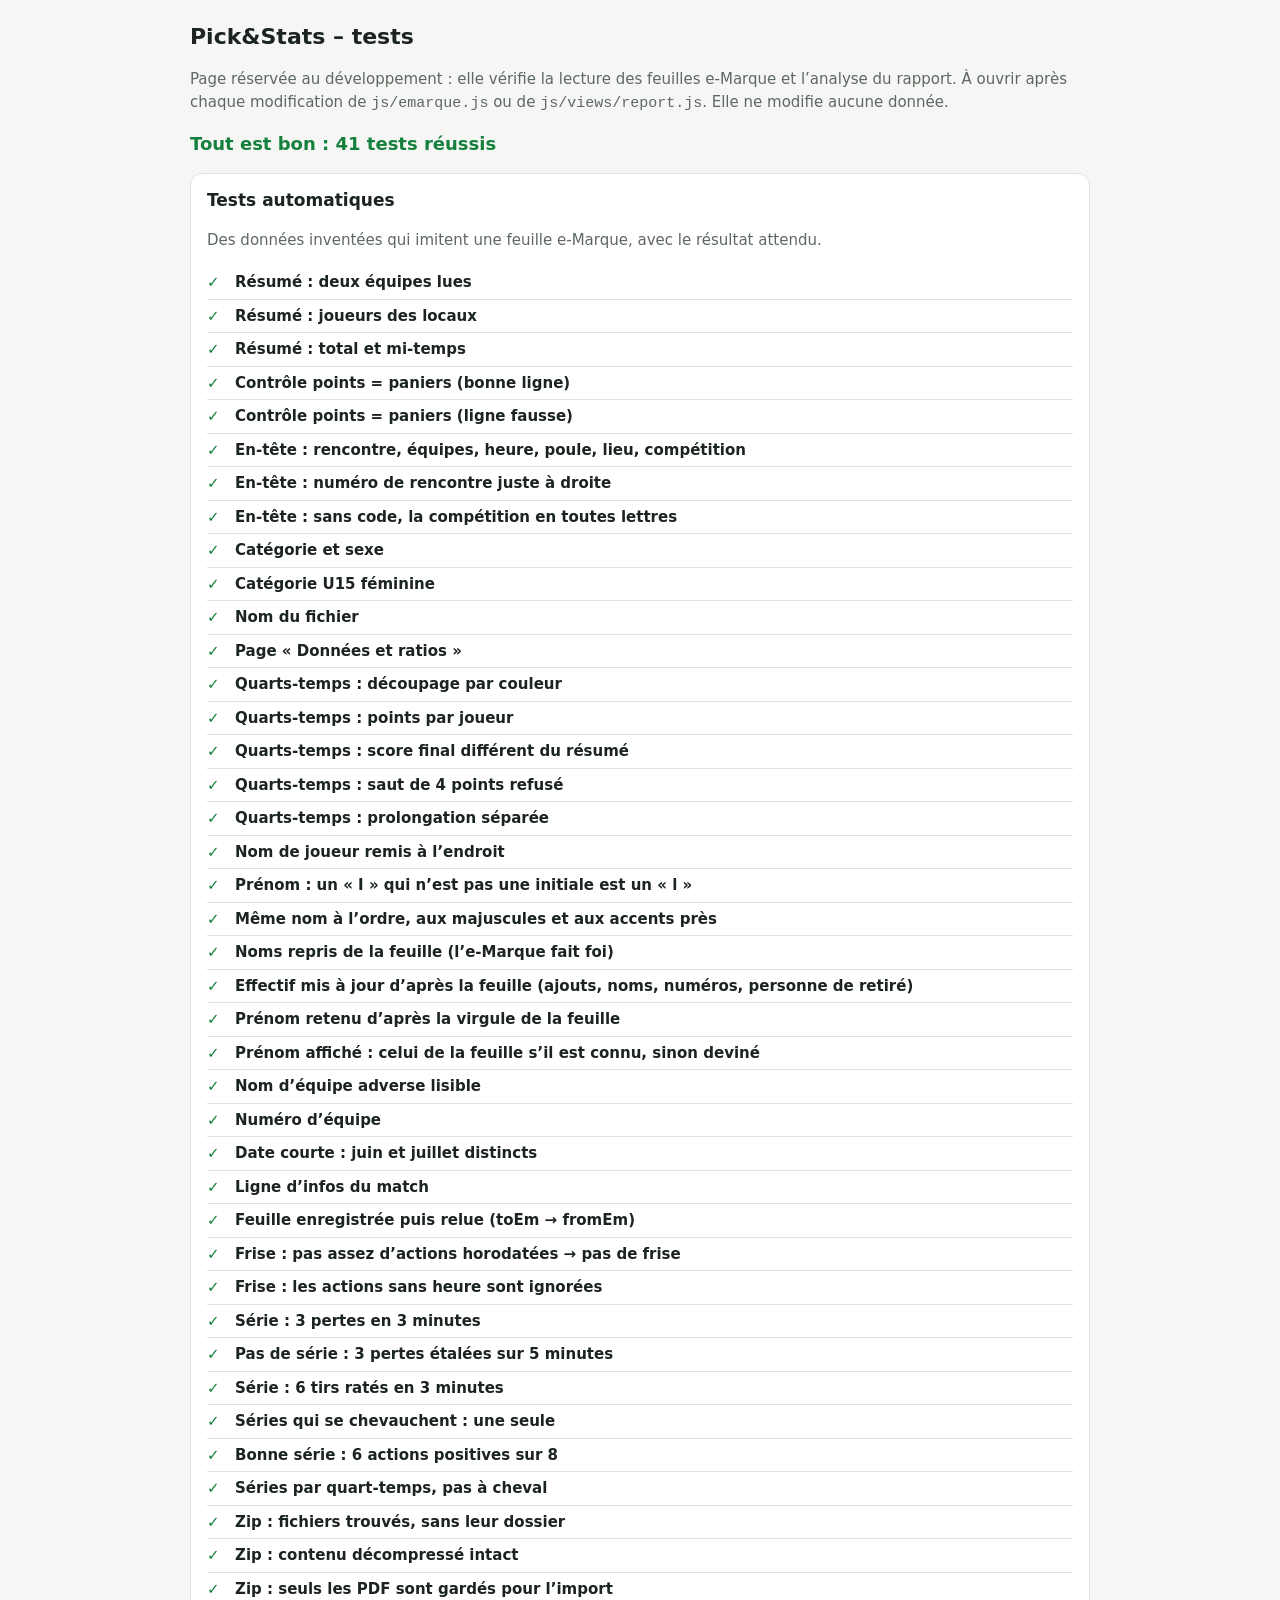
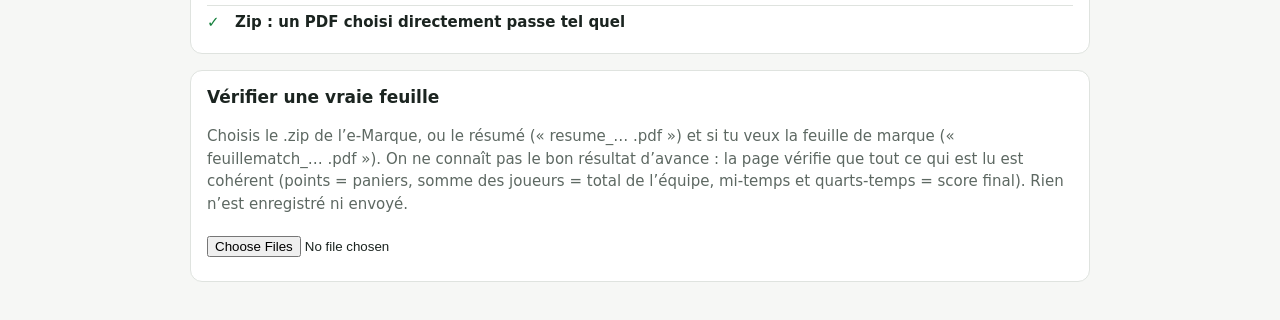
<file: tests.html>
<!doctype html>
<html lang="fr">
<head>
<meta charset="utf-8">
<meta name="viewport" content="width=device-width,initial-scale=1">
<title>Pick&amp;Stats – tests</title>
<meta name="robots" content="noindex">
<style>
  :root{--bg:#f6f7f5;--card:#fff;--ink:#1b2420;--mut:#5d6862;--line:#dfe3df;--ok:#15803D;--ko:#B91C1C;color-scheme:light}
  @media (prefers-color-scheme:dark){:root{--bg:#121715;--card:#1a211e;--ink:#e7ece9;--mut:#9aa6a0;--line:#2c3531;--ok:#5cc28f;--ko:#f08a7e;color-scheme:dark}}
  body{margin:0;background:var(--bg);color:var(--ink);font:15px/1.5 system-ui,-apple-system,"Segoe UI",Roboto,Arial,sans-serif}
  main{max-width:900px;margin:0 auto;padding:20px 16px 40px}
  h1{font-size:22px;margin:0 0 4px}h2{font-size:17px;margin:0 0 10px}
  .mut{color:var(--mut)}
  .card{background:var(--card);border:1px solid var(--line);border-radius:12px;padding:14px 16px;margin-top:16px}
  .sum{font-size:18px;font-weight:700;margin:14px 0 0}.sum.ok{color:var(--ok)}.sum.ko{color:var(--ko)}
  ul{list-style:none;margin:0;padding:0}
  li{padding:5px 0;border-top:1px solid var(--line);display:grid;grid-template-columns:22px minmax(0,1fr);gap:6px}
  li:first-child{border-top:0}
  li b{font-weight:600}.ok>i{color:var(--ok)}.ko>i{color:var(--ko)}i{font-style:normal;font-weight:800}
  pre{margin:4px 0 0;font-size:12px;white-space:pre-wrap;color:var(--ko)}
  input[type=file]{margin:6px 0 10px}
  table{border-collapse:collapse;width:100%;font-size:13px;margin-top:8px}td,th{padding:4px 6px;border-top:1px solid var(--line);text-align:left}
</style>
</head>
<body>
<main>
  <h1>Pick&amp;Stats – tests</h1>
  <p class="mut">Page réservée au développement : elle vérifie la lecture des feuilles e-Marque et l’analyse du rapport.
    À ouvrir après chaque modification de <code>js/emarque.js</code> ou de <code>js/views/report.js</code>. Elle ne modifie aucune donnée.</p>
  <p class="sum" id="sum">Tests en cours…</p>

  <div class="card"><h2>Tests automatiques</h2><p class="mut">Des données inventées qui imitent une feuille e-Marque, avec le résultat attendu.</p><ul id="auto"></ul></div>

  <div class="card">
    <h2>Vérifier une vraie feuille</h2>
    <p class="mut">Choisis le .zip de l’e-Marque, ou le résumé (« resume_… .pdf ») et si tu veux la feuille de marque (« feuillematch_… .pdf »).
      On ne connaît pas le bon résultat d’avance : la page vérifie que tout ce qui est lu est cohérent (points = paniers,
      somme des joueurs = total de l’équipe, mi-temps et quarts-temps = score final). Rien n’est enregistré ni envoyé.</p>
    <input type="file" id="pdf" accept=".pdf,application/pdf,.zip,application/zip" multiple>
    <div id="real"></div>
  </div>
</main>

<script type="module">
import * as E from './js/emarque.js';
import { timeline } from './js/views/report.js';
import { shortNames } from './js/model.js';
import * as Z from './js/zip.js';

const $ = id => document.getElementById(id);
const esc = s => String(s).replace(/[&<>"]/g, c => ({ '&': '&amp;', '<': '&lt;', '>': '&gt;', '"': '&quot;' }[c]));
const same = (a, b) => JSON.stringify(a) === JSON.stringify(b);
let pass = 0, fail = 0;
function check(list, name, got, want) {
  const ok = same(got, want);
  ok ? pass++ : fail++;
  list.insertAdjacentHTML('beforeend', `<li class="${ok ? 'ok' : 'ko'}"><i>${ok ? '✓' : '✗'}</i><span><b>${esc(name)}</b>`
    + (ok ? '' : `<pre>attendu : ${esc(JSON.stringify(want))}\nobtenu  : ${esc(JSON.stringify(got))}</pre>`) + '</span></li>');
}
function crash(list, name, e) {
  fail++;
  list.insertAdjacentHTML('beforeend', `<li class="ko"><i>✗</i><span><b>${esc(name)}</b><pre>${esc(e && e.stack || e)}</pre></span></li>`);
}

// Lignes d'une page PDF telles que les renvoie lines() : [{ y, toks: [{ x, s, w }] }], de haut en bas.
// rows : une liste de lignes, chaque ligne une liste de [x, texte] (ou de textes, espacés de 40).
const L = rows => rows.map((r, i) => ({ y: 800 - 12 * i, toks: r.map((t, j) => {
  const [x, w] = Array.isArray(t) ? t : [20 + 40 * j, t];
  return { x, x1: x + 10, y: 800 - 12 * i, w: String(w), s: String(w).replace(/ /g, '') };
}) }));

const A = $('auto');
const T = (name, f, want) => { try { check(A, name, f(), want); } catch (e) { crash(A, name, e); } };

// --- Résumé : tableaux des joueurs ---
const team = (lbl, players, total, extra) => [[lbl], ...players, total, ...extra];
const resume = L([
  ...team('LOCAUX', [
    ['4', 'DUPONT, Jean', '32:10', 12, 4, 1, 2, 1, 3, 2],
    ['7', 'MARTIN, Paul', '28:00', 8, 3, 0, 2, 1, 2, 1],
  ], ['Total', '200:00', 20, 7, 1, 4, 2, 5, 3],
  [['Banc', 8, 3, 0, 2, 1, 2, 1], ['5 de départ', 12, 4, 1, 2, 1, 3, 2], ['1re mi-temps', 9, 3, 1, 1, 1, 0, 1], ['2e mi-temps', 11, 4, 0, 3, 1, 1, 2]]),
  ...team('VISITEURS', [
    ['10', 'DURAND, Léo', '40:00', 15, 6, 1, 3, 2, 0, 4],
  ], ['Total', '200:00', 15, 6, 1, 3, 2, 0, 4],
  [['Banc', 0, 0, 0, 0, 0, 0, 0], ['5 de départ', 15, 6, 1, 3, 2, 0, 4], ['1re mi-temps', 7, 3, 1, 1, 1, 0, 2], ['2e mi-temps', 8, 3, 0, 2, 1, 0, 2]]),
]);
let R = null;
T('Résumé : deux équipes lues', () => { R = E.parseResume(resume); return R.length; }, 2);
T('Résumé : joueurs des locaux', () => R[0].players.map(p => [p.n, p.name, p.min, p.pts, p.p3, p.p2i, p.p2e, p.lf, p.f]),
  [['4', 'DUPONT, Jean', '32:10', 12, 1, 2, 1, 3, 2], ['7', 'MARTIN, Paul', '28:00', 8, 0, 2, 1, 2, 1]]);
T('Résumé : total et mi-temps', () => [R[0].total.pts, R[0].halves, R[1].total.pts, R[1].halves, R[0].ot], [20, [9, 11], 15, [7, 8], 0]);
T('Contrôle points = paniers (bonne ligne)', () => E.checkRow(R[0].players[0]), true);
T('Contrôle points = paniers (ligne fausse)', () => E.checkRow({ ...R[0].players[0], pts: 13 }), false);

// --- En-tête du résumé ---
const head = L([
  [[20, 'Départementale'], [300, 'Rencontre N°']],
  [[20, 'masculine seniors'], [305, '1234']],
  [[20, '- Division 2'], [300, 'Heure'], [360, '14:00']],
  [[20, 'DM2'], [300, 'Poule'], [360, 'B']],
  [[150, 'Équipe A'], [220, 'ES BLANQUEFORT - 1']],
  [[150, 'Équipe B'], [220, 'BC DES PINS - 3']],
  [[300, 'Lieu'], [360, 'SALLE DES SPORTS']],
  [[20, 'LOCAUX'], [60, 'N°']],
]);
T('En-tête : rencontre, équipes, heure, poule, lieu, compétition', () => E.namesFromPage(head),
  { num: '1234', a: 'ES BLANQUEFORT-1', b: 'BC DES PINS-3', cat: 'DM2', poule: 'B', time: '14:00', place: 'Salle Des Sports' });
T('En-tête : numéro de rencontre juste à droite', () => E.namesFromPage(L([[[300, 'Rencontre N°'], [340, '8818']]])).num, '8818');
T('En-tête : sans code, la compétition en toutes lettres', () => E.namesFromPage(L([[[20, 'Départementale']], [[20, 'masculine seniors']], [[20, 'LOCAUX']]])).cat,
  'Départementale masculine seniors');
T('Catégorie et sexe', () => E.levelOf(head), { cat: 'Sénior', sex: 'M' });
T('Catégorie U15 féminine', () => E.levelOf(L([['Régionale féminine U15']])), { cat: 'U15', sex: 'F' });

// --- Nom du fichier, ratios, marque courante ---
T('Nom du fichier', () => E.namesFromFile('resume_0033_DM2_C_8818_EQUIPE_A-1_EQUIPE_B-3.pdf'), { num: '8818', a: 'EQUIPE A-1', b: 'EQUIPE B-3' });
T('Page « Données et ratios »', () => E.parseRatios(L([['Avantage maximum', 12, 5], ['Série maximum', 8, 10], ['Points du banc', 20, 15], ['Égalités', 3]])),
  { adv: [12, 5], run: [8, 10], bench: [20, 15], ties: 3 });
const ev = [{ s: 2, n: '4', c: 'r' }, { s: 5, n: '7', c: 'r' }, { s: 6, n: '4', c: 'k' }, { s: 8, n: '7', c: 'k' }, { s: 10, n: '4', c: 'r' }, { s: 12, n: '4', c: 'k' }];
T('Quarts-temps : découpage par couleur', () => E.periods(ev, 12).map(p => p.pts), [5, 3, 2, 2]);
T('Quarts-temps : points par joueur', () => E.periods(ev, 12)[0].pl, { 4: { pts: 2, lf: 0, p2: 1, p3: 0 }, 7: { pts: 3, lf: 0, p2: 0, p3: 1 } });
T('Quarts-temps : score final différent du résumé', () => E.periods(ev, 14), null);
T('Quarts-temps : saut de 4 points refusé', () => E.periods([{ s: 4, n: '4', c: 'r' }], 4), null);
T('Quarts-temps : prolongation séparée', () => E.periods([...ev, { s: 15, n: '7', c: 'k' }], 15, 3).map(p => p.pts), [5, 3, 2, 2, 3]);

// --- Noms et dates ---
T('Nom de joueur remis à l’endroit', () => E.playerName('SARRABAYROUSE, Antoine'), 'Antoine Sarrabayrouse');
T('Prénom : un « I » qui n’est pas une initiale est un « l »', () => [E.fixFirstName('LAIOUEJ, EI Mehdi'), E.fixFirstName('DUPONT, Jean-Inès'), E.fixFirstName('Ilunga Biou, Maxime'), E.fixFirstName('SANS VIRGULE')], ['LAIOUEJ, El Mehdi', 'DUPONT, Jean-Inès', 'Ilunga Biou, Maxime', 'SANS VIRGULE']);
T('Même nom à l’ordre, aux majuscules et aux accents près', () => [E.sameName('DUPONT Antoine', 'antoine dupont'), E.sameName('Jérôme Le-Gall', 'LE GALL Jerome'), E.sameName('Antoine', 'Antoine Dupont')], [true, true, false]);
T('Noms repris de la feuille (l’e-Marque fait foi)', () => E.nameFixes(
  [{ n: '5', name: 'DUPONT, Antoine' }, { n: '7', name: 'MARTIN, Léo' }, { n: '9', name: 'B?RNARD, Paul' }, { n: '12', name: 'HORS, Compo' }, { n: '14', name: 'PETIT, Max' }],
  [{ n: '5', name: 'Antoine Dupont' }, { n: '7', name: 'Leo' }, { n: '9', name: 'Paul' }, { n: '14', name: '' }]),
  [{ n: '7', from: 'Leo', to: 'Léo Martin', first: 'Léo' }, { n: '14', from: '', to: 'Max Petit', first: 'Max' }]);
T('Effectif mis à jour d’après la feuille (ajouts, noms, numéros, personne de retiré)', () => E.rosterUpdate(
  [{ n: '5', name: 'DUPONT, Antoine' }, { n: '8', name: 'MARTIN, Léo' }, { n: '10', name: 'PETIT, Max' }, { n: '11', name: 'NOUVEAU, Sam' }, { n: '4', name: 'ROUX, Tom' }],
  [{ name: 'Antoine Dupont', num: '5' }, { name: 'Leo', num: '8' }, { name: 'Léo Martin', num: '' }, { name: '', num: '10' }, { name: 'Ancien Joueur', num: '11' }, { name: 'Tom Roux', num: '6' }]),
  { add: [{ name: 'Sam Nouveau', num: '11', first: 'Sam' }], ren: [{ i: 3, from: '', to: 'Max Petit', first: 'Max' }], num: [{ i: 2, name: 'Léo Martin', from: '', to: '8' }, { i: 5, name: 'Tom Roux', from: '6', to: '4' }],
    first: [{ i: 0, first: 'Antoine' }, { i: 2, first: 'Léo' }, { i: 5, first: 'Tom' }] });
T('Prénom retenu d’après la virgule de la feuille', () => [E.playerFirst('MARTIN, Jean Pierre'), E.playerFirst('Sans virgule')], ['Jean Pierre', '']);
T('Prénom affiché : celui de la feuille s’il est connu, sinon deviné', () => shortNames([
  { n: '1', name: 'Jean Pierre Martin', first: 'Jean Pierre' }, { n: '2', name: 'Marie Anne Durand' }, { n: '3', name: 'Paul Dupont', first: 'Jean' }, { n: '4', name: 'DUPONT Antoine' }]),
  { 1: 'Jean Pierre', 2: 'Marie', 3: 'Paul', 4: 'Antoine' });
T('Nom d’équipe adverse lisible', () => E.oppName('BC DES PINS-3'), 'BC des Pins-3');
T('Numéro d’équipe', () => E.teamSuffix('ENTENTE PESSAC BASKET CLUB-3'), '3');
T('Date courte : juin et juillet distincts', () => [E.shortDate(new Date(2026, 5, 15)).split(' ')[2], E.shortDate(new Date(2026, 6, 15)).split(' ')[2]], ['juin', 'juil']);
T('Ligne d’infos du match', () => E.matchInfo({ num: '1234', time: '14:00', cat: 'DM2', poule: 'B', place: 'Salle Des Sports' }, new Date(2026, 10, 15)),
  'Rencontre n° 1234 · dim 15 nov 2026 à 14h00 · DM2 · Poule B · Salle Des Sports');

// --- Enregistrement avec le match, et retour ---
T('Feuille enregistrée puis relue (toEm → fromEm)', () => {
  const d = { num: '1234', a: 'A', b: 'B', teams: R, quarters: null, ratios: null, cat: 'DM2', poule: 'B', time: '14:00', place: 'Salle' };
  const back = E.fromEm({ ...E.toEm(d, 0), side: 0 });
  return [back.teams[0].total.pts, back.teams[1].total.pts, back.teams[0].players.length, back.cat, back.time];
}, [20, 15, 2, 'DM2', '14:00']);

// --- Rapport : frise et séries ---
const t0 = new Date(2026, 10, 15, 14, 0).getTime(), m = n => t0 + n * 60000;
const at = (a, q, min, p = '4') => ({ a, q, p, t: m(min) });
T('Frise : pas assez d’actions horodatées → pas de frise', () => timeline([at('to', 1, 1), at('m2', 1, 2)]), null);
T('Frise : les actions sans heure sont ignorées', () => timeline([{ a: 'm2', q: 1, p: '4' }, ...[1, 2, 3, 4, 5, 6].map(i => at('stl', 1, i))]).Q[0].list.length, 6);
const runsOf = list => timeline(list).runs.map(r => [r.k, r.q, r.n]);
T('Série : 3 pertes en 3 minutes', () => runsOf([at('to', 1, 1), at('trav', 1, 2), at('to', 1, 3.5), at('stl', 1, 5), at('stl', 1, 6), at('m2', 1, 7)]), [['loss', 1, 3]]);
T('Pas de série : 3 pertes étalées sur 5 minutes', () => runsOf([at('to', 1, 0), at('to', 1, 2.5), at('to', 1, 5), at('stl', 1, 6), at('m2', 1, 7), at('m3', 1, 8)]), []);
T('Série : 6 tirs ratés en 3 minutes', () => runsOf([0, 0.5, 1, 1.5, 2, 2.5].map(x => at('m2', 2, x))), [['miss', 2, 6]]);
T('Séries qui se chevauchent : une seule', () => runsOf([0, 1, 2, 3, 4].map(x => at('to', 3, x)).concat([at('m2', 3, 10)])), [['loss', 3, 5]]);
T('Bonne série : 6 actions positives sur 8', () => runsOf(['stl', 'fd', 'm2', 'stl', 'w5', 'm3', 'wr', 'fd'].map((a, i) => at(a, 4, i))), [['pos', 4, 6]]);
T('Séries par quart-temps, pas à cheval', () => runsOf([at('to', 1, 0), at('to', 1, 1), at('to', 2, 1.5), at('m2', 2, 5), at('m2', 2, 6), at('m2', 2, 7)]), []);

// --- .zip de l'e-Marque (testdata/emarque-test.zip : de faux PDF dans un dossier, plus un .txt) ---
async function zipTests() {
  const name = 'Zip : lecture du fichier de test';
  try {
    const blob = await (await fetch('testdata/emarque-test.zip', { cache: 'no-store' })).blob();
    const zf = new File([blob], 'emarque-test.zip', { type: 'application/zip' });
    const all = await Z.unzip(zf);
    check(A, 'Zip : fichiers trouvés, sans leur dossier', all.map(f => f.name).sort(),
      ['feuillematch_0001.pdf', 'lisez-moi.txt', 'resume_0001_DM2_B_1234_EQUIPE_A-1_EQUIPE_B-3.pdf']);
    const res = all.find(f => /^resume/.test(f.name));
    check(A, 'Zip : contenu décompressé intact', (await res.text()).trim(), Array(400).fill('resume').join(' '));
    check(A, 'Zip : seuls les PDF sont gardés pour l’import', (await Z.expandZips([zf])).map(f => f.name).sort(),
      ['feuillematch_0001.pdf', 'resume_0001_DM2_B_1234_EQUIPE_A-1_EQUIPE_B-3.pdf']);
    const pdf = new File(['x'], 'resume_x.pdf');
    check(A, 'Zip : un PDF choisi directement passe tel quel', (await Z.expandZips([pdf]))[0] === pdf, true);
  } catch (e) { crash(A, name, e); }
}
await zipTests();

const done = () => {
  const s = $('sum');
  s.className = 'sum ' + (fail ? 'ko' : 'ok');
  s.textContent = fail ? `${fail} test${fail > 1 ? 's' : ''} en échec sur ${pass + fail}` : `Tout est bon : ${pass} tests réussis`;
};
done();

// --- Vraie feuille : cohérence de ce qui est lu ---
$('pdf').addEventListener('change', async ev => {
  const out = $('real');
  out.innerHTML = '<p class="mut">Lecture…</p>';
  let d;
  try { d = await E.readEmarque(ev.target.files); } catch (e) { out.innerHTML = `<p class="ko"><i>✗</i> ${esc(e.message || e)}</p>`; return; }
  const ul = document.createElement('ul');
  const sumPts = t => t.players.reduce((a, p) => a + p.pts, 0);
  const C = (name, ok, detail = '') => {
    ul.insertAdjacentHTML('beforeend', `<li class="${ok ? 'ok' : 'ko'}"><i>${ok ? '✓' : '✗'}</i><span><b>${esc(name)}</b>${detail ? ` <span class="mut">${esc(detail)}</span>` : ''}</span></li>`);
  };
  d.teams.forEach((t, i) => {
    const who = i ? 'Visiteurs' : 'Locaux';
    const bad = t.players.filter(p => !E.checkRow(p));
    C(`${who} : points = paniers, pour chaque joueur`, !bad.length, bad.length ? 'à revoir : ' + bad.map(p => '#' + p.n).join(', ') : `${t.players.length} joueurs`);
    C(`${who} : points = paniers, pour le total`, E.checkRow(t.total), `${t.total.pts} pts`);
    C(`${who} : somme des joueurs = total`, sumPts(t) === t.total.pts, `${sumPts(t)} / ${t.total.pts}`);
    if (t.halves) C(`${who} : mi-temps + prolongation = total`, t.halves[0] + t.halves[1] + (t.ot || 0) === t.total.pts, `${t.halves.join(' + ')}${t.ot ? ' + ' + t.ot : ''}`);
    if (d.quarters) { const q = d.quarters[i].map(p => p.pts); C(`${who} : quarts-temps = total`, q.reduce((a, b) => a + b, 0) === t.total.pts, q.join(' + ')); }
  });
  C('En-tête lu (rencontre, équipes)', !!(d.num && d.a && d.b), [d.num, d.a, d.b].filter(Boolean).join(' · '));
  if (!d.quarters) C('Score par quart-temps', false, 'feuille de marque absente ou illisible');
  d.warn.forEach(w => C('Avertissement', false, w));
  out.innerHTML = `<table><tr><th>Rencontre</th><td>${esc(d.num)}</td></tr><tr><th>Infos</th><td>${esc(E.matchInfo(d, new Date()).split(' · ').slice(2).join(' · ') || '–')}</td></tr>`
    + `<tr><th>Score</th><td>${esc(d.a)} ${d.teams[0].total.pts} – ${d.teams[1].total.pts} ${esc(d.b)}</td></tr>`
    + `<tr><th>Catégorie</th><td>${esc([d.level.cat, d.level.sex].filter(Boolean).join(' ') || '–')}</td></tr></table>`;
  out.appendChild(ul);
});
</script>
</body>
</html>
</file>
<file: css/style.css>
:root{--dk:#16242C;--sel:#FFF6CC;--num:#14506B;--bg:#E8EDEF;--ink:#16242C;--card:#fff;--line:#CBD3D7;--mut:#667279;--a:#14506B;--b:#C2410C}
*{box-sizing:border-box;-webkit-tap-highlight-color:transparent}
html,body{margin:0;background:var(--bg);color:var(--ink);font-family:"Avenir Next","Segoe UI",system-ui,sans-serif;-webkit-user-select:none;user-select:none}
button{font:inherit;color:inherit;border:0;background:none;cursor:pointer}
#app{max-width:1100px;margin:0 auto;padding:10px 12px 14px}
nav{display:flex;gap:6px;margin-bottom:10px}
nav button{flex:1;padding:12px;border-radius:10px;background:var(--card);font-weight:700}
nav button.on{background:var(--dk);color:#fff}
.top{display:grid;grid-template-columns:minmax(0,1fr) minmax(0,1fr);gap:10px;margin-bottom:12px}
.me,.opp{border-radius:14px;color:#fff;padding:10px 12px;display:flex;flex-direction:column;justify-content:center;align-items:center;text-align:center}
/* Les deux côtés portent la couleur du maillot : même traitement, y compris pour les maillots clairs. */
.me,.opp{background:var(--c,var(--a));color:var(--ct,#fff);box-shadow:inset 0 0 0 1px rgba(0,0,0,.12)}
.nm{font-weight:800;font-size:1.3rem;max-width:100%;overflow:hidden;text-overflow:ellipsis;white-space:nowrap}
.sub{font-size:.95rem;opacity:.9}
.orb{margin-top:8px;display:flex;align-items:center;gap:12px}
.orb button{background:#fff;color:var(--b);font-weight:800;border-radius:12px;padding:12px 16px;font-size:1.05rem;min-height:56px}
.orb b{font-size:2.6rem;line-height:1;font-variant-numeric:tabular-nums}
.mid{display:flex;flex-direction:row;flex-wrap:wrap;align-items:center;justify-content:center;gap:12px;grid-column:1/-1;order:-1;min-width:0}
.q{display:flex;align-items:center;gap:6px}
.q button{width:48px;height:48px;border-radius:50%;background:var(--card);font-size:1.5rem;font-weight:700}
.q b{min-width:70px;text-align:center;font-size:1.6rem}
.undo{padding:10px 16px;border-radius:10px;background:var(--card);border:2px solid var(--ink);font-weight:700;flex:1 1 170px;min-width:0;max-width:300px;line-height:1.25}
.undo small{display:block;margin-top:3px;font-weight:600;font-size:.9rem;color:var(--mut);white-space:normal;overflow-wrap:anywhere}
.undo[disabled]{opacity:.45;cursor:default}
.hrow{display:grid;grid-template-columns:70px 1fr auto 56px;gap:10px;align-items:center;padding:8px 0;border-bottom:1px solid var(--line)}
.hrow .hq{font-weight:800;background:var(--bg);border-radius:8px;padding:8px 0;text-align:center}
.hrow .hq small{display:block;font-size:.72rem;font-weight:600;color:var(--mut);margin-top:1px;font-variant-numeric:tabular-nums}
.hrow .hd b{display:block}.hrow .hd span{color:var(--mut)}
.hrow .del{width:56px}
.cerr{color:#B91C1C;font-weight:700;margin:10px 0 0}
.cstate{margin:0 0 12px;line-height:1.5}
.btn[disabled]{opacity:.5}
.cinfo{color:#15803D;font-weight:700;margin:10px 0 0}
.crow{margin:12px 0 0}
.hrow .swp{height:52px;min-width:92px;padding:0 14px;border-radius:8px;background:var(--bg);color:var(--ink);font-weight:800;white-space:nowrap;border:2px solid var(--line)}
.grid{display:grid;grid-template-columns:repeat(auto-fill,minmax(200px,1fr));gap:10px}
.pl{display:grid;grid-template-columns:minmax(3.1rem,auto) minmax(0,1fr);min-width:0;align-items:center;column-gap:6px;padding:10px 12px;min-height:70px;border-radius:12px;background:var(--card);text-align:left;border:3px solid transparent;box-shadow:0 2px 0 rgba(0,0,0,.08),0 3px 8px rgba(0,0,0,.06)}
.pl b{grid-row:1/3;text-align:center;font-variant-numeric:tabular-nums;font-size:2.6rem;font-weight:800;color:var(--num)}
.pl span{font-weight:600;overflow:hidden;text-overflow:ellipsis;white-space:nowrap}
.pl i{font-style:normal;font-size:.85rem;color:var(--mut)}
.pl.on{border-color:var(--ink);background:var(--sel)}
.last{margin-top:12px;color:var(--mut);text-align:center}
/* --- Écran de saisie : barre d'actions (play.js) --- */
/* Le bloc d'actions reste affiché en permanence. Il reprend donc le langage des groupes d'équipe
   du haut — légende puis rangée de boutons, sur fond clair — et garde sa place dans la page plutôt
   que d'être posé par-dessus : un panneau sombre arrondi se lit comme une modale qui ne se ferme
   jamais, et il masquerait la dernière rangée de joueurs. */
/* Une carte posée, arrondie de partout et détachée des bords : c'est un menu qui accompagne la
   page, pas un bandeau collé en bas ni une feuille surgie par-dessus. La zone sûre est prise par
   la marge de #app, pour que la carte garde le même écart partout. */
html[data-bar="flow"] #app{padding-bottom:calc(10px + env(safe-area-inset-bottom,0px))}
.actbar{position:sticky;bottom:calc(10px + env(safe-area-inset-bottom,0px));margin:14px 0 0;
  background:var(--card);border-radius:16px;padding:10px 12px 12px;
  box-shadow:0 0 0 1px var(--line),0 4px 14px rgba(0,0,0,.14)}
.actbar .in{max-width:1100px;margin:0 auto}
.actbar>.in>small{display:flex;align-items:center;min-height:26px;gap:10px;font-size:.78rem;font-weight:700;color:var(--mut);margin:0 0 6px 2px}
.actbar .lk{margin-left:auto;padding:4px 10px;border-radius:8px;background:var(--bg);color:var(--ink);font-weight:700;font-size:.8rem}
/* Les libellés sont longs ; à quatre ou cinq colonnes ils doivent pouvoir se couper. */
.actbar .acts button{color:#16242C;font-size:1rem;padding:4px 6px;overflow-wrap:anywhere;hyphens:auto}
@media(max-width:700px){.actbar .acts button{font-size:.88rem}}
.actbar .acts small{display:block;font-weight:600;font-size:.78rem;opacity:.75;margin-top:2px}
/* Les actions du joueur : les tirs sur une rangée de trois, le reste sur quatre (grille de 12). Sans joueur
   choisi, elles sont estompées. */
.actbar .acts.two{grid-template-columns:repeat(12,1fr)}.actbar .acts.two .c3{grid-column:span 4}.actbar .acts.two .c4{grid-column:span 3}
.actbar .acts.two button{min-height:56px;line-height:1.15;overflow-wrap:normal}
.actbar .acts.idle button:not(.team){opacity:.45}
/* Le rebond se répond ici, sous le doigt, au lieu d'une fenêtre au centre de l'écran,
   avec les couleurs des maillots. « Personne » prend le fond du thème, donc son texte aussi. */
.acts.t3{grid-template-columns:repeat(3,1fr)}
.actbar.reb .acts button,.actbar.dyn .acts button{min-height:68px;line-height:1.15}
.actbar .acts .tc{background:var(--c);color:var(--ct,#fff)}.actbar .acts .tc.lt{box-shadow:inset 0 0 0 1px var(--line)}
.actbar .acts .tc{overflow:hidden;text-overflow:ellipsis}
.actbar .acts .no{background:var(--bg);color:var(--ink)}
/* Mode dynamique : il faut que ça saute aux yeux, sinon on enregistre de faux tirs. */
.actbar.dyn{box-shadow:0 0 0 3px #E0796B,0 4px 14px rgba(0,0,0,.2)}
.dynrow{display:flex;align-items:center;gap:10px;flex-wrap:wrap;margin:0 0 8px}
.dynrow>span{font-size:.95rem}.dynrow b{font-size:1.1rem}
.shot{display:inline-flex;flex:none;margin-left:auto;border-radius:10px;background:var(--bg);padding:3px;gap:3px}
.shot button{flex:none;white-space:nowrap;width:auto;padding:8px 16px;border-radius:8px;font-weight:800;color:var(--mut);min-height:40px}
.shot button.on{background:#F5C6C0;color:#16242C}
/* Mode dynamique : le contour des joueurs pulse, pour qu’on ne l’oublie pas allumé. */
.grid.lock .pl{border-color:#E0796B;animation:lockpulse 1.3s ease-in-out infinite}
@keyframes lockpulse{0%,100%{border-color:#E0796B;box-shadow:0 2px 0 rgba(0,0,0,.08),0 0 0 0 rgba(224,121,107,0)}50%{border-color:#C4473A;box-shadow:0 2px 0 rgba(0,0,0,.08),0 0 0 5px rgba(224,121,107,.45)}}
@media (prefers-reduced-motion:reduce){.grid.lock .pl{animation:none}}
.grid.lock .pl b{color:#C4473A}
html[data-theme="dark"] .grid.lock .pl b{color:#F09A8E}
/* Lancers francs : un ballon par lancer, marqué (vert) ou raté (rouge) à dire en dessous. */
.actbar .acts .ftk{font-size:1.6rem;min-height:64px;line-height:1}
.fts{display:flex;justify-content:center;gap:14px;flex-wrap:wrap}
.ft{display:flex;flex-direction:column;align-items:center;gap:6px}
.ftball{width:52px;height:52px}
.ftball circle{fill:#F2A65A;stroke:#7A3E12;stroke-width:2}
.ftball path{fill:none;stroke:#7A3E12;stroke-width:1.6;opacity:.55}
.ftball text{font:900 17px system-ui,sans-serif;fill:#3B1D07;text-anchor:middle;dominant-baseline:middle;paint-order:stroke;stroke:#F2A65A;stroke-width:5px}
.ftball.in circle{fill:#7BC795;stroke:#1F6B3A}.ftball.in path{stroke:#1F6B3A}.ftball.in text{fill:#0F3D20;stroke:#7BC795}
.ftball.out circle{fill:#F09A8E;stroke:#8A2A1F}.ftball.out path{stroke:#8A2A1F}.ftball.out text{fill:#5A140C;stroke:#F09A8E}
.ftb{display:flex;gap:6px}
.ftb button{width:52px;height:46px;border-radius:10px;font-size:1.3rem;font-weight:900;color:#16242C;opacity:.8}
.ftb .n{background:#BDE7C9}.ftb .r{background:#F5C6C0}
.ftb button.on{opacity:1;box-shadow:inset 0 0 0 3px #16242C}
/* Haut de l'écran à l'essai : « Rebonds » et le nom de l'équipe sur une ligne, les boutons dessous. */
.top.slim .me,.top.slim .opp{padding:6px 10px 10px}
.top.slim .tbh{display:grid;grid-template-columns:1fr minmax(0,auto) 1fr;align-items:center;gap:8px;margin-bottom:4px}.top.slim .tbh>small{font-size:.75rem;font-weight:700;opacity:.9;text-align:left}
.top.slim .nm{text-align:center;font-size:1.1rem;white-space:nowrap;overflow:hidden;text-overflow:ellipsis;min-width:0}
.top.slim .tbg{margin:0}
.top.slim .tb{min-height:52px}.top.slim .tb small{font-size:.9rem}.top.slim .tb b{font-size:1.5rem}
.acts{display:grid;grid-template-columns:repeat(5,1fr);gap:8px}
.acts button{min-height:64px;border-radius:10px;font-weight:800;font-size:1.05rem;color:#16242C}
.acts .n{background:#BDE7C9}.acts .r{background:#F5C6C0}.acts .f{background:#F6D98B}.acts .b{background:#C7DCF0}
.chips{display:flex;flex-wrap:wrap;gap:8px;margin-bottom:12px}
.chip{padding:12px 18px;border-radius:999px;background:var(--card);border:2px solid var(--line);font-weight:700}
.chip.on{background:var(--dk);border-color:var(--dk);color:#fff}
.chips.scroll{flex-wrap:nowrap;overflow-x:auto;scrollbar-width:none;-webkit-overflow-scrolling:touch;scroll-snap-type:x proximity;margin-left:-12px;margin-right:-12px;padding:0 12px 2px;scroll-padding:0 12px}
.chips.scroll::-webkit-scrollbar{display:none}
.chips.scroll .chip{flex:0 0 auto;white-space:nowrap;scroll-snap-align:start}
.card{background:var(--card);border-radius:14px;padding:14px;margin-bottom:14px;overflow-x:auto}
/* En-tête d'écran : retour à gauche, titre de l'écran à côté */
.pgh{display:flex;align-items:center;gap:12px;margin-bottom:12px;min-width:0}
.pgh .btn{margin:0;flex:none}
.pgh h1{margin:0;font-size:1.15rem;font-weight:800;min-width:0;overflow:hidden;text-overflow:ellipsis;white-space:nowrap}
.card h2{margin:0 0 10px;font-size:1.2rem}
table{border-collapse:collapse;width:100%;font-variant-numeric:tabular-nums}
th,td{padding:9px 8px;text-align:center;border-bottom:1px solid var(--line);white-space:nowrap}
th{font-size:.85rem;color:var(--mut);font-weight:700}
td:first-child,th:first-child{text-align:left}
tr.tot td{font-weight:800;border-bottom:0}
.btn{padding:14px 20px;border-radius:10px;background:var(--dk);color:#fff;font-weight:700;margin:0 8px 8px 0}
a.btn{display:inline-block;text-decoration:none}
.btn.bad{background:#B91C1C}
label{display:block;font-weight:700;margin:8px 0 4px}
input,textarea{width:100%;font:inherit;padding:10px;border-radius:8px;border:2px solid var(--line);background:var(--card);color:var(--ink);-webkit-user-select:text;user-select:text}
textarea{min-height:200px}
.imp textarea{min-height:110px;word-break:break-all}
.help{color:var(--mut);font-size:.9rem;margin:4px 0 0}
.prow{display:grid;grid-template-columns:56px 90px 1fr 52px;gap:8px;margin-bottom:8px;align-items:center}
.prow.head{font-weight:700;font-size:.85rem;color:var(--mut);margin-bottom:4px}
.prow input{min-height:52px;font-size:1.1rem}
.prow input.dup{border-color:#B91C1C}
.prow input[data-r="n"]{text-align:center;font-weight:800}
.del{height:52px;border-radius:8px;background:#F5C6C0;color:#16242C;font-weight:800}
.orbs{display:flex;gap:26px;margin-top:10px}.ob{display:flex;flex-direction:column;align-items:center;gap:4px;font-weight:700;min-width:48px}
.ob b{font-size:2.4rem;line-height:1;font-variant-numeric:tabular-nums}
.ob button{background:#fff;color:var(--b);font-weight:800;border-radius:12px;padding:12px 22px;font-size:1.2rem;min-height:56px}
.me .orbs{gap:14px 28px;flex-wrap:wrap;justify-content:center}.me .ob button{color:var(--a);padding:12px 14px}
table.mt{margin-top:16px}
.card h3{margin:18px 0 6px;font-size:1rem}
.tform{display:grid;gap:8px}
select{width:100%;font:inherit;padding:10px 44px 10px 12px;min-height:52px;border-radius:8px;border:2px solid var(--line);background:var(--card);color:var(--ink);-webkit-appearance:none;appearance:none;background-image:url("data:image/svg+xml,%3Csvg xmlns='http://www.w3.org/2000/svg' viewBox='0 0 12 8'%3E%3Cpath d='M1 1.5l5 5 5-5' fill='none' stroke='%23667279' stroke-width='2' stroke-linecap='round' stroke-linejoin='round'/%3E%3C/svg%3E");background-repeat:no-repeat;background-position:right 16px center;background-size:14px 10px}
html[data-theme="dark"] select{background-image:url("data:image/svg+xml,%3Csvg xmlns='http://www.w3.org/2000/svg' viewBox='0 0 12 8'%3E%3Cpath d='M1 1.5l5 5 5-5' fill='none' stroke='%239DABB3' stroke-width='2' stroke-linecap='round' stroke-linejoin='round'/%3E%3C/svg%3E")}
.prow4{display:grid;grid-template-columns:34px 1fr 90px 52px;gap:8px;margin-bottom:8px;align-items:center}
.prow4.head{font-weight:700;font-size:.85rem;color:var(--mut);margin-bottom:4px}
.prow4 input{min-height:52px;font-size:1.1rem;min-width:0}
/* Composition : nom d'un joueur de l'équipe, non modifiable ici */
.prow4 .cname{font-size:1.1rem;font-weight:600;min-width:0;overflow:hidden;text-overflow:ellipsis;white-space:nowrap;padding:0 4px}
.prow4 input[type=checkbox]{width:30px;height:30px;min-height:0;accent-color:var(--a)}
.prow4 input[data-cnum]{text-align:center;font-weight:800}.prow4 input.dup{border-color:#B91C1C}
.del[disabled]{opacity:.3;cursor:default}
#app:has(.homewrap){padding-bottom:10px}
.hbig[disabled]{opacity:.45;filter:grayscale(1);cursor:not-allowed}
.teamrow{display:flex;justify-content:space-between;align-items:center;width:100%;padding:16px;margin-bottom:8px;border-radius:12px;background:var(--bg);border:2px solid var(--line);text-align:left}
.teamrow b{font-size:1.15rem}.teamrow span{color:var(--mut)}
.addteam{display:flex;gap:8px;margin-top:12px}.addteam input{flex:1;min-width:0}.addteam .btn{margin:0}
.prow2{display:grid;grid-template-columns:1fr 90px 52px;gap:8px;margin-bottom:8px;align-items:center}
.prow2.head,.prow3.head{font-weight:700;font-size:.85rem;color:var(--mut);margin-bottom:4px}
.prow2 input{min-height:52px;font-size:1.1rem;min-width:0}.prow2 input[data-pu]{text-align:center;font-weight:800}
.gpn{display:grid;grid-template-columns:3.2em 1fr;gap:8px;align-items:center;margin-bottom:8px}.gpn input{min-height:46px;min-width:0}
/* Fiche d'un match archivé : sections repliables « Gérer le match » et « Corriger les noms » */
.gman summary,.gnames summary{cursor:pointer;list-style:none}.gman summary::-webkit-details-marker,.gnames summary::-webkit-details-marker{display:none}
.gman summary h3,.gnames summary h4{display:inline;margin:0}.gman>summary::after,.gnames summary::after{content:" ›";color:var(--mut)}.gman[open]>summary::after,.gnames[open] summary::after{content:" ⌄"}
.gman[open]>summary{margin-bottom:6px}.gnames[open] summary{margin-bottom:8px}
.gsec{border-top:1px solid var(--line);padding-top:12px;margin-top:12px}.gsec h4{margin:0 0 8px}.gsec .gby{margin:0}
.grep{margin-top:10px}.sth{margin:18px 0 8px}
/* Onglets Équipe / Joueurs : sélecteur à deux segments (différent des filtres de quart-temps) */
.chips.gtabs{display:grid;grid-template-columns:1fr 1fr;gap:4px;margin:14px 0 14px;padding:4px;border-radius:14px;background:var(--bg)}
.gtabs .chip{margin:0;border:0;background:none;color:var(--mut);justify-content:center;text-align:center}
.gtabs .chip.on{background:var(--card);color:var(--ink);box-shadow:0 1px 3px rgba(0,0,0,.15)}
.prow3{display:grid;grid-template-columns:34px 1fr 90px;gap:8px;margin-bottom:8px;align-items:center}
.prow3 input[type=checkbox]{width:30px;height:30px;min-height:0;accent-color:var(--a)}
.prow3 .pname{font-weight:700;font-size:1.05rem;overflow:hidden;text-overflow:ellipsis}
.prow3 input[data-pnum]{min-height:52px;font-size:1.2rem;text-align:center;font-weight:800}
.prow3 input.dup{border-color:#B91C1C}
.btn.go2{background:var(--a);width:100%;padding:16px;font-size:1.1rem;margin-top:8px}
.sg{display:flex;flex-wrap:wrap;gap:3px;margin-top:3px;font-style:normal}
.pl .sg{grid-column:2;min-width:0}.pl.ns:not(.st)>span{grid-row:1/3}.pl.st .sg{justify-content:center}
.pl .sg span{padding:1px 6px;border-radius:999px;font-size:.72rem;font-weight:700;line-height:1.35;white-space:nowrap;overflow:visible;color:#16242C;background:#BDE7C9}
.pl .sg .f{background:#F6D98B}.pl .sg .r{background:#F5C6C0}
.qnote{color:var(--mut);font-size:.85rem;margin:2px 0 8px}
nav .homebtn{flex:0 0 52px;font-size:1.3rem;padding:8px}
.ur{display:flex;gap:10px;flex:1 1 280px;min-width:0;max-width:520px}
.ur .undo{flex:1 1 0;max-width:none}
.undo.hb{flex:0 0 auto;max-width:none;padding:12px 14px;align-self:stretch}
html,body{touch-action:manipulation;overscroll-behavior:none;-webkit-touch-callout:none}
#toast{position:fixed;left:50%;top:calc(10px + env(safe-area-inset-top,0px));transform:translateX(-50%);background:var(--dk);color:#fff;padding:12px 22px;border-radius:999px;font-weight:700;opacity:0;pointer-events:none;transition:opacity .2s;z-index:50;max-width:90vw;text-align:center}
#toast.on{opacity:1}
#modal{position:fixed;inset:0;z-index:60;display:none;align-items:center;justify-content:center;padding:20px;background:rgba(0,0,0,.45)}
#modal.on{display:flex}
.mbox{width:100%;max-width:440px;background:var(--card);color:var(--ink);border-radius:16px;padding:20px;box-shadow:0 10px 30px rgba(0,0,0,.3)}
.mbox p{margin:0 0 18px;font-size:1.1rem;font-weight:600;line-height:1.4}
.mopts{display:grid;grid-template-columns:repeat(3,1fr);gap:10px}
.mopt{min-height:84px;border-radius:12px;padding:10px;display:flex;flex-direction:column;align-items:center;justify-content:center;gap:2px;background:var(--bg);color:var(--mut);border:2px dashed var(--line)}
.mopt b{font-size:1.25rem}.mopt span{font-size:.8rem;opacity:.85}
.mbtn{display:flex;gap:10px;justify-content:flex-end}.mbtn .btn{margin:0;min-width:110px}
.tag{display:inline-block;margin-top:3px;padding:2px 10px;border-radius:999px;font-weight:700;font-size:.9rem;background:var(--bg)}
.hrow .hd span.tag{color:#16242C}
.tag.g{background:#BDE7C9}.tag.r{background:#F5C6C0}.tag.f{background:#F6D98B}.tag.o{background:#F8CDB4}
.grow{display:flex;justify-content:space-between;align-items:center;gap:10px;padding:10px 0;border-bottom:1px solid var(--line)}
.grow span{display:block;color:var(--mut);font-size:.9rem}.grow .btn{margin:0}.gbtn{display:flex;gap:8px;flex-shrink:0}
.btn.alt{background:var(--card);color:var(--ink);border:2px solid var(--line)}
nav .gear{flex:0 0 56px;font-size:1.4rem;padding:8px}
.prow input[type=checkbox]{width:30px;height:30px;min-height:0;justify-self:center;accent-color:var(--a)}
.adderr{color:#F5C6C0;min-height:1.2em;margin:8px 0 0;font-size:.95rem}
.grid.stk{grid-template-columns:repeat(auto-fill,minmax(170px,1fr))}
.pl.st{display:flex;flex-direction:column;align-items:center;justify-content:center;gap:2px;min-height:0;padding:10px 8px;text-align:center}
.pl.st b{font-size:3.2rem;line-height:1;text-align:center}
.pl.st>span{max-width:100%;font-size:.85rem}.pl.st i{font-size:.72rem}
.tbg{width:100%;margin-top:8px}
.tbg>small{display:block;font-size:.75rem;font-weight:700;opacity:.9;margin:0 0 4px 2px;text-align:left}
.tbs{display:flex;gap:6px}
.tb{position:relative;flex:1;min-width:0;min-height:58px;border-radius:10px;background:#fff;color:var(--a);display:flex;flex-direction:column;align-items:center;justify-content:center;line-height:1.1;padding:4px 2px;box-shadow:0 3px 0 rgba(0,0,0,.28),0 5px 10px rgba(0,0,0,.15);transition:transform .08s,box-shadow .08s}
.me .tb,.opp .tb{color:var(--cx,var(--a))}.me.lt .tb,.opp.lt .tb{background:#F1F4F6}
.tb small{font-size:.8rem;font-weight:700}.tbp{font-size:1.05em;font-weight:900}.tb b{font-size:1.35rem;font-variant-numeric:tabular-nums}
.tb:active{background:var(--sel);transform:translateY(3px);box-shadow:0 0 0 rgba(0,0,0,.28),0 1px 3px rgba(0,0,0,.15)}
/* Retour visuel après un appui : « +1 » qui s'envole et chiffre qui grossit */
.plus1{position:absolute;top:-4px;left:50%;font-weight:900;font-size:1.1rem;color:#fff;text-shadow:0 1px 3px rgba(0,0,0,.5);pointer-events:none;animation:plus1 .75s ease-out forwards}
@keyframes plus1{from{opacity:1;transform:translate(-50%,0)}to{opacity:0;transform:translate(-50%,-28px)}}
.tb b.bump{animation:bump .3s ease-out}
@keyframes bump{50%{transform:scale(1.35)}}
@media (prefers-reduced-motion:reduce){.plus1,.tb b.bump{animation:none}.plus1{display:none}}
.foot{display:flex;justify-content:space-between;align-items:flex-end;gap:8px;width:100%;margin-top:8px;font-size:.78rem;text-align:left}
.foot span:last-child{text-align:right;font-weight:700;white-space:nowrap}
html[data-theme="dark"]{color-scheme:dark;--bg:#0E181E;--ink:#E7EEF2;--card:#1A2831;--line:#2E404B;--mut:#9DABB3;--a:#2A7FA8;--b:#D2561A;--dk:#2F4C5E;--sel:#4A4423;--num:#7CC4E6}
@media(max-width:560px){.top{grid-template-columns:minmax(0,1fr)}}
@media(max-width:420px){nav button{padding:12px 4px;font-size:.9rem}}
/* Impression : sert à « Imprimer / PDF » de la feuille e-Marque recréée, qui ajoute son propre style. */
#print{display:none}
#print{-webkit-print-color-adjust:exact;print-color-adjust:exact}
#print h2{font-size:13pt;margin:0 0 6px;border-bottom:2px solid var(--tc,#000);padding-bottom:2px}
#print table{font-size:9.5pt}#print th,#print td{border-bottom:1px solid #999;padding:3.5px 5px}#print p{margin:6px 0 0}
#print th{font-size:8.5pt}
@media print{html,body{background:#fff;color:#000}html[data-theme]{--mut:#555;--line:#999}#app{display:none}#print{display:block}@page{margin:12mm;size:A4 portrait}}
@media(max-width:700px){.nm{font-size:1.05rem}.ob button{padding:12px 10px}.acts{grid-template-columns:repeat(3,1fr)}}

/* --- Accueil --- */
.homewrap{max-width:560px;margin:0 auto;display:flex;flex-direction:column;gap:14px;min-height:calc(100vh - 20px);min-height:calc(100dvh - 20px - env(safe-area-inset-top) - env(safe-area-inset-bottom))}
.hmain{flex:1;display:flex;flex-direction:column;justify-content:center;gap:14px;padding-bottom:6vh}
.htop{display:flex;gap:10px;align-items:stretch}
.gear2{flex:0 0 56px;border-radius:16px;background:var(--card);color:var(--mut);display:flex;align-items:center;justify-content:center;box-shadow:0 1px 2px rgba(0,0,0,.06)}
.hbig{display:flex;align-items:center;gap:16px;min-height:104px;padding:16px 20px;border-radius:20px;background:var(--card);border:2px solid transparent;text-align:left;box-shadow:0 1px 2px rgba(0,0,0,.06),0 4px 14px rgba(0,0,0,.05);transition:transform .08s}
.hbig:active:not([disabled]){transform:scale(.985)}
.hic{flex:0 0 52px;height:52px;border-radius:16px;display:flex;align-items:center;justify-content:center;background:var(--bg);color:var(--a)}
.hic svg{width:28px;height:28px}
.htx{display:flex;flex-direction:column;gap:3px;min-width:0}
.htx b{font-size:1.3rem}.htx span{color:var(--mut);font-size:.95rem}
.hbig.go{min-height:132px;background:linear-gradient(135deg,var(--a),#0E3A50);color:#fff}
.hbig.go .hic{background:rgba(255,255,255,.16);color:#fff}.hbig.go .htx b{font-size:1.5rem}.hbig.go .htx span{color:rgba(255,255,255,.85)}
.resrow{display:flex;gap:12px}
.hbig.resume{flex:1;min-width:0;border-color:var(--b)}.hbig.resume .hic{color:var(--b)}
.hbig.resume .htx span{overflow:hidden;text-overflow:ellipsis;white-space:nowrap}
.hbig.arch{flex:0 0 auto}.hbig.arch .hic{color:var(--mut)}
@media(max-width:520px){.hbig.arch .htx{display:none}.hbig.arch{padding:16px}.hbig{gap:12px;padding:14px 16px}.hic{flex-basis:46px;height:46px}.htx b{font-size:1.15rem}.hbig.go .htx b{font-size:1.3rem}}

/* Bandeau compte */
.acct{flex:1;min-width:0;display:flex;align-items:center;gap:12px;padding:10px 14px;border-radius:16px;background:var(--card);text-align:left;box-shadow:0 1px 2px rgba(0,0,0,.06)}
.acct-t{display:flex;flex-direction:column;min-width:0;flex:1}
.acct-t b{font-size:1.1rem;overflow:hidden;text-overflow:ellipsis;white-space:nowrap}
.acct-t small{color:var(--mut);font-size:.85rem;overflow:hidden;text-overflow:ellipsis;white-space:nowrap}
.acct:not(.on) .acct-t b{color:var(--a)}
.chev{font-size:1.6rem;color:var(--mut);line-height:1}
/* width en plus de flex-basis : la pastille garde sa taille hors d'un conteneur flex (bouton de l'écusson) */
.av{flex:0 0 44px;width:44px;height:44px;border-radius:50%;display:flex;align-items:center;justify-content:center;background:var(--a);color:#fff;font-weight:800;font-size:1rem;letter-spacing:.02em}
.av.ghost{background:var(--bg);color:var(--a)}.av svg{width:24px;height:24px}
.av.big{flex-basis:60px;width:60px;height:60px;font-size:1.35rem}.av.big svg{width:30px;height:30px}
.av.sm{flex-basis:36px;width:36px;height:36px;font-size:.9rem;background:var(--bg);color:var(--ink)}
.cdot{display:inline-block;width:9px;height:9px;border-radius:50%;background:#16A34A;margin-right:6px;vertical-align:1px}.cdot.off{background:#D97706}

/* Fenêtre (layer) */
.sheetwrap{position:fixed;inset:0;z-index:40;display:flex;align-items:center;justify-content:center;padding:20px}
.sheetbg{position:absolute;inset:0;background:rgba(10,20,26,.5)}
.sheetbg.anim{animation:fadein .2s ease-out}
.sheet{position:relative;width:100%;max-width:460px;max-height:calc(100dvh - 40px);overflow-y:auto;background:var(--card);border-radius:22px;padding:22px 22px 18px;box-shadow:0 20px 50px rgba(0,0,0,.3)}
/* Animation seulement à l'ouverture (classe anim), pas quand l'écran est redessiné */
.sheet.anim{animation:sheetin .22s ease-out}
.sheet h2{margin:0 40px 14px 0;font-size:1.35rem}.sheet h3{margin:18px 0 8px;font-size:1rem}
.sheet p{line-height:1.45}
.sx{position:absolute;top:14px;right:14px;width:40px;height:40px;border-radius:50%;background:var(--bg);color:var(--mut);font-weight:800}
@media(max-width:560px){.sheetwrap{align-items:flex-end;padding:0}.sheet{border-radius:22px 22px 0 0;max-width:none;padding-bottom:calc(18px + env(safe-area-inset-bottom,0px))}}
@keyframes sheetin{from{opacity:0;transform:translateY(24px)}to{opacity:1;transform:none}}
@keyframes fadein{from{opacity:0}to{opacity:1}}
@media (prefers-reduced-motion:reduce){.sheet.anim,.sheetbg.anim{animation:none}}
.seg{display:flex;padding:4px;border-radius:12px;background:var(--bg);margin-bottom:6px}
.seg button{flex:1;padding:11px 8px;border-radius:9px;font-weight:700;color:var(--mut)}
.seg button.on{background:var(--card);color:var(--ink);box-shadow:0 1px 3px rgba(0,0,0,.12)}
.btn.wide{display:block;width:100%;margin:14px 0 0}
.btn.wide+.btn.wide{margin-top:10px}
.link{display:block;margin:14px auto 0;padding:8px;color:var(--a);font-weight:700;text-decoration:underline;text-underline-offset:3px}
.or{display:flex;align-items:center;gap:12px;margin:20px 0 4px;color:var(--mut);font-size:.9rem}
.or::before,.or::after{content:"";flex:1;height:1px;background:var(--line)}
.codein{text-align:center;font-size:1.4rem;font-weight:800;letter-spacing:.14em;text-transform:uppercase}
.codein::placeholder{color:var(--line)}
.sumhead{display:flex;align-items:center;gap:14px;margin-bottom:12px}.sumhead h2{margin:0}
.sheet input,.card input{min-height:50px}

/* Club et membres */
.clubhead{display:flex;align-items:center;gap:16px;flex-wrap:wrap}.clubhead .chcol{width:100%;border-top:1px solid var(--line);margin-top:4px;padding-top:10px}.clubhead .chcol label{margin-top:0}.clubhead h2{margin:0;overflow-wrap:anywhere}.clubhead .chname{flex:1;min-width:0}.clubhead .chrow{display:flex;align-items:center;gap:10px}.clubhead .chrow h2{min-width:0}.clubhead .chrow h2.mut{color:var(--mut)}.clubhead .chrow input{flex:1;min-width:0;margin:0}.clubhead .chrow .btn{flex:none}
.clubhead .help .link{display:inline;margin:0;padding:0;font-size:inherit}
/* Écusson modifiable : la pastille devient un bouton, avec la pastille appareil photo en coin */
.avedit{position:relative;flex:none;display:block;border-radius:50%}
.avedit .avcam{position:absolute;right:-2px;bottom:-2px;width:26px;height:26px;border-radius:50%;background:var(--dk);color:#fff;display:flex;align-items:center;justify-content:center;box-shadow:0 0 0 2px var(--card)}
.avedit .avcam svg{width:15px;height:15px}
.ccode{font-size:2.2rem;font-weight:800;letter-spacing:.14em;margin:4px 0 6px;font-variant-numeric:tabular-nums;color:var(--a);-webkit-user-select:text;user-select:text}
.mrow{display:flex;align-items:center;gap:12px;padding:10px 0;border-bottom:1px solid var(--line)}
.mrow:last-of-type{border-bottom:0}
.mname{flex:1;min-width:0}.mname b{display:block;overflow:hidden;text-overflow:ellipsis;white-space:nowrap}.mname span{color:var(--mut);font-size:.88rem}
.macts{display:flex;gap:6px;flex-wrap:wrap;justify-content:flex-end}
/* Liste des rôles : un contrôle de ligne, pas un champ pleine largeur comme dans un formulaire */
.rolesel{width:auto;min-width:132px;min-height:44px;padding:8px 36px 8px 12px;background-position:right 12px center}
.btn.sm{padding:10px 12px;margin:0;font-size:.9rem}
@media(max-width:560px){.mrow:not(.self){flex-wrap:wrap}.mrow:not(.self) .macts{width:100%;justify-content:flex-start;padding-left:48px}}

/* Matchs archivés en cartes */
.tdot{display:inline-block;width:10px;height:10px;border-radius:50%;margin-right:8px;vertical-align:0;flex-shrink:0}
.ghead{display:flex;justify-content:space-between;align-items:center;gap:10px;flex-wrap:wrap;margin:4px 0 4px}
.ghead h2{margin:0;font-size:1.25rem}.ghead .btn{margin:0}
.mhead{margin:18px 2px 8px;font-size:.95rem;color:var(--mut);font-weight:700;text-transform:none}
.mgrid{display:grid;grid-template-columns:repeat(auto-fill,minmax(300px,1fr));gap:12px}
.mcard{position:relative;border-radius:16px;background:var(--card);box-shadow:0 1px 2px rgba(0,0,0,.06),0 4px 14px rgba(0,0,0,.05);overflow:hidden}
.mcard::before{content:"";position:absolute;left:0;top:0;bottom:0;width:6px;background:var(--tc)}
.mmain{display:flex;flex-direction:column;gap:6px;width:100%;padding:14px 16px 14px 20px;text-align:left}
.mmain:active{background:var(--bg)}
.mtop{display:flex;align-items:center;gap:10px;padding-right:40px}
.mteam{padding:3px 10px;border-radius:999px;background:var(--tc);color:#fff;font-weight:800;font-size:.85rem;max-width:60%;overflow:hidden;text-overflow:ellipsis;white-space:nowrap}
.mdate{color:var(--mut);font-size:.9rem;white-space:nowrap}
.mopp{font-size:1.05rem;color:var(--mut)}.mopp b{color:var(--ink);font-size:1.2rem}
.mstats{display:grid;grid-template-columns:repeat(4,1fr);gap:6px;margin-top:6px}
.mstats span{display:flex;flex-direction:column;align-items:center;padding:8px 4px;border-radius:10px;background:var(--bg);font-size:.75rem;color:var(--mut);text-align:center;line-height:1.2}
.mstats b{font-size:1.35rem;color:var(--ink);font-variant-numeric:tabular-nums}
.mdel{position:absolute;top:8px;right:8px;width:36px;height:36px;border-radius:50%;color:var(--mut);font-weight:800}
.mdel:active{background:#F5C6C0;color:#16242C}
.mby{font-size:.85rem;color:var(--mut)}
.gby{display:flex;align-items:center;gap:10px;margin:-4px 0 12px;font-size:.9rem;color:var(--mut)}
.gby input{flex:1;max-width:220px;margin:0;padding:6px 10px;font-size:.95rem}
.inrow{display:flex;gap:8px;align-items:stretch}.inrow input{flex:1;min-width:0}.inrow .btn{margin:0}
small.warn{color:#B45309;font-weight:700}
/* Pastilles de maillot : carrés arrondis, la couleur choisie porte une coche.
   Une seule ligne qui défile, pour que la liste puisse s'allonger sans repousser l'écran. */
.swatches{display:flex;gap:10px;margin:4px 0 6px}
.sw{width:52px;height:52px;border-radius:12px;box-shadow:inset 0 0 0 1px rgba(0,0,0,.18),0 0 0 2px var(--line);display:flex;align-items:center;justify-content:center;font-size:1.3rem;font-weight:800}
.sw.on{box-shadow:inset 0 0 0 1px rgba(0,0,0,.18),0 0 0 3px var(--ink)}
.sw.on::after{content:'✓'}
/* Le bord s'estompe du côté où il reste des couleurs, et seulement de ce côté-là : sans ça, rien
   n'indique que la bande continue. Le fondu est un masque animé par la position de défilement —
   aucun écouteur, donc rien à rebrancher alors que l'appli redessine tout à chaque appui.
   Les deux variables doivent être déclarées avec @property, sinon elles ne s'interpolent pas. */
@property --fade-start{syntax:'<length>';inherits:false;initial-value:0px}
@property --fade-end{syntax:'<length>';inherits:false;initial-value:0px}
.swatches.scroll{flex-wrap:nowrap;overflow-x:auto;scrollbar-width:none;-webkit-overflow-scrolling:touch;scroll-snap-type:x proximity;margin-left:-14px;margin-right:-14px;padding:3px 14px 6px;--fade-size:36px;scroll-padding-inline:36px;
  mask:linear-gradient(#000,#000) no-clip subtract,
    linear-gradient(to right,#000,transparent) 0 0/var(--fade-start) 100% no-repeat no-clip,
    linear-gradient(to right,transparent,#000) 100% 0/var(--fade-end) 100% no-repeat no-clip;
  animation:fade-start linear both,fade-end linear both;animation-timeline:scroll(self inline);
  animation-range:0 var(--fade-size),calc(100% - var(--fade-size)) 100%}
@keyframes fade-start{to{--fade-start:var(--fade-size)}}
@keyframes fade-end{from{--fade-end:var(--fade-size)}}
.swatches.scroll::-webkit-scrollbar{display:none}
.swatches.scroll .sw{flex:0 0 auto;scroll-snap-align:start}
/* Navigateur sans animation liée au défilement : pas de fondu possible, on rend la barre de
   défilement — sinon plus rien n'indiquerait que la bande continue. */
@supports not (animation-timeline:scroll()){
  .swatches.scroll{mask:none;scrollbar-width:thin;scrollbar-color:var(--line) transparent}
  .swatches.scroll::-webkit-scrollbar{display:block;height:6px}
  .swatches.scroll::-webkit-scrollbar-thumb{background:var(--line);border-radius:3px}
}
/* Retour aux familles, en tête de la ligne des nuances */
.sw.back{background:var(--bg);color:var(--ink);box-shadow:inset 0 0 0 1px var(--line),0 0 0 2px var(--line);font-size:1.6rem;line-height:1}
.jhint{margin:0 0 2px}
/* Une carte par équipe : son maillot et le nom de la couleur. Celle qui est choisie commande la palette. */
.jsides{display:grid;grid-template-columns:1fr 1fr;gap:10px;margin:4px 0 10px}
.jside{display:flex;align-items:center;gap:12px;text-align:left;padding:10px 12px;border-radius:12px;background:var(--bg);border:2px solid transparent;min-width:0}
.jside.on{border-color:var(--a);background:var(--card);box-shadow:0 0 0 1px var(--a)}
.jside .jtx{min-width:0}
.jside b{display:block;overflow:hidden;text-overflow:ellipsis;white-space:nowrap}
.jside .jtx span{color:var(--mut);font-size:.88rem}
.jtee{flex:none}
.jpick{display:flex;align-items:center;gap:10px;margin:2px 0 4px}
.link.jback{margin:0;display:inline-block;padding:4px 0}
@media(max-width:480px){.jsides{grid-template-columns:1fr}}
.av.img{background:#fff;overflow:hidden;box-shadow:inset 0 0 0 1px var(--line)}.av.img img{width:100%;height:100%;object-fit:contain}
.lastg{margin-top:6px}.lgh{display:flex;justify-content:space-between;align-items:center;margin:0 2px 8px}
.link.habandon{margin:6px auto 0;color:var(--mut);font-weight:600;font-size:.9rem}
.lgh h3{margin:0;font-size:.95rem;color:var(--mut)}.lgh .link{margin:0;padding:4px 0}
.resrow .hbig.go{flex:1;min-width:0}.resrow .hbig.go .htx span{overflow:hidden;text-overflow:ellipsis;white-space:nowrap}
.resrow .hbig.arch .htx span{display:none}.resrow .hbig.go .htx b{white-space:nowrap;overflow:hidden;text-overflow:ellipsis}
.rolesel{width:auto;min-height:40px;padding:6px 36px 6px 10px;font-size:.9rem;background-position:right 12px center}
.codebox{display:flex;align-items:center;gap:14px;flex-wrap:wrap}.codebox .ccode{margin:4px 0}
/* Bouton « Copier » : coche verte animée après le clic */
[data-x="ccopy"]{display:inline-flex;align-items:center;gap:6px;transition:background .2s,border-color .2s,color .2s}
[data-x="ccopy"].done{background:#16A34A;border-color:#16A34A;color:#fff;animation:copypop .35s ease-out}
[data-x="ccopy"].done svg path{stroke-dasharray:24;stroke-dashoffset:24;animation:copycheck .35s .08s ease-out forwards}
@keyframes copypop{40%{transform:scale(1.12)}}
@keyframes copycheck{to{stroke-dashoffset:0}}
@media (prefers-reduced-motion:reduce){[data-x="ccopy"].done,[data-x="ccopy"].done svg path{animation:none;stroke-dashoffset:0}}

/* --- Stats à l'écran --- */
.statsv{--gn:#BDE7C9;--gf:#F6D98B;--gr:#F5C6C0}
.tiles{display:grid;grid-template-columns:repeat(auto-fit,minmax(130px,1fr));gap:10px;margin-bottom:16px}
.tile{padding:12px 14px;border-radius:14px;background:var(--bg);border-left:5px solid var(--gn);display:flex;flex-direction:column;gap:2px}
.tile.f{border-left-color:var(--gf)}.tile.r{border-left-color:var(--gr)}
.tile b{font-size:1.9rem;line-height:1.1;font-variant-numeric:tabular-nums}.tile span{color:var(--mut);font-size:.85rem;font-weight:600}
/* Écart à la moyenne de la saison sous une tuile */
.tile small.avg{margin-top:4px;font-size:.85rem;font-weight:700;line-height:1.25;color:var(--mut)}
.tile small.avg span{font-weight:600;color:var(--mut)}
.tile small.avg.up{color:#15803D}.tile small.avg.down{color:#B91C1C}
html[data-theme="dark"] .tile small.avg.up{color:#5CC28F}html[data-theme="dark"] .tile small.avg.down{color:#F08A7E}
/* Tuiles d'équipe : 3 par ligne (2 sur téléphone), pour garder deux rangées égales */
.statsv .tiles{grid-template-columns:repeat(3,1fr)}@media(max-width:520px){.statsv .tiles{grid-template-columns:repeat(2,1fr)}}
/* Tuiles de la feuille e-Marque (adresse, fautes) : 4 par ligne, au-dessus des tuiles de la saisie */
.statsv .tiles.emtiles{grid-template-columns:repeat(4,1fr)}@media(max-width:520px){.statsv .tiles.emtiles{grid-template-columns:repeat(2,1fr)}}
.statsv .tiles.emtiles.three{grid-template-columns:repeat(3,1fr)}
.tscroll{overflow-x:auto;margin:0 -14px;padding:0 14px;-webkit-overflow-scrolling:touch}
table.st{border-collapse:separate;border-spacing:0;min-width:640px}
table.st th,table.st td{padding:10px 8px;border-bottom:1px solid var(--line)}
table.st thead th{font-size:.8rem;color:var(--mut);font-weight:700;white-space:normal;line-height:1.2;vertical-align:bottom}
table.st .grp th{border-bottom:0;padding:0 4px 2px}
table.st .grp .g{font-size:.72rem;text-transform:uppercase;letter-spacing:.05em;color:#16242C;border-radius:8px 8px 0 0;padding:4px}
table.st .grp .g.n{background:var(--gn)}table.st .grp .g.f{background:var(--gf)}table.st .grp .g.r{background:var(--gr)}
table.st thead tr:last-child th.n{box-shadow:inset 0 3px 0 var(--gn)}table.st thead tr:last-child th.f{box-shadow:inset 0 3px 0 var(--gf)}table.st thead tr:last-child th.r{box-shadow:inset 0 3px 0 var(--gr)}
table.st tbody th,table.st tfoot th{text-align:left;font-weight:700;position:sticky;left:-14px;background:var(--card);z-index:1;white-space:nowrap;max-width:170px;overflow:hidden;text-overflow:ellipsis}
table.st thead th:first-child{position:sticky;left:-14px;background:var(--card);z-index:1;text-align:left}
/* Colonne des joueurs figée : collée au bord quand on fait glisser le tableau ; l'ombre qui la sépare des chiffres n'apparaît qu'une fois le tableau glissé (classe « slid », voir actions.js) */
.tscroll table.st tbody th,.tscroll table.st tfoot th,.tscroll table.st thead th:first-child{transition:box-shadow .2s}
.tscroll.slid table.st tbody th,.tscroll.slid table.st tfoot th,.tscroll.slid table.st thead th:first-child{box-shadow:6px 0 6px -6px rgba(0,0,0,.25)}
table.st tbody tr:nth-child(even) td,table.st tbody tr:nth-child(even) th{background:color-mix(in srgb,var(--bg) 45%,var(--card))}
table.st td{font-size:1.05rem;font-weight:600}
table.st td.z{color:var(--line);font-weight:400}
table.st tbody td:nth-child(6){font-weight:800}
table.st tfoot th,table.st tfoot td{font-weight:800;background:var(--bg);border-bottom:0;border-top:2px solid var(--ink)}
table.st tfoot th{border-radius:10px 0 0 10px}table.st tfoot td:last-child{border-radius:0 10px 10px 0}
.pn{display:inline-flex;align-items:center;justify-content:center;min-width:30px;height:26px;padding:0 6px;margin-right:8px;border-radius:8px;color:#fff;font-weight:800;font-size:.9rem;font-variant-numeric:tabular-nums}
.tnote{margin:8px 0 0;font-size:.8rem}
.sboxes{display:grid;grid-template-columns:repeat(auto-fit,minmax(260px,1fr));gap:12px;margin-top:16px}
.sbox{padding:14px;border-radius:14px;background:var(--bg)}
.sbox h3{margin:0 0 10px;font-size:1rem}
.dhead{display:flex;justify-content:space-between;font-weight:800;font-size:.85rem;margin-bottom:6px}.dhead .them{color:var(--b)}
.duel{margin-bottom:10px}.duel:last-child{margin-bottom:0}
.dl{display:flex;justify-content:space-between;align-items:baseline}
.dl b{font-size:1.3rem;font-variant-numeric:tabular-nums;min-width:28px}.dl b:last-child{text-align:right}.dl span{color:var(--mut);font-size:.85rem;font-weight:600}
.dbar{height:8px;border-radius:99px;background:var(--b);overflow:hidden;margin-top:3px}
.dbar i{display:block;height:100%;background:var(--tc);border-right:2px solid var(--card)}
.wgrid{display:grid;grid-template-columns:repeat(5,1fr);gap:8px}
.wgrid div{display:flex;flex-direction:column;align-items:center;padding:10px 4px;border-radius:10px;background:var(--card)}
.wgrid b{font-size:1.4rem;font-variant-numeric:tabular-nums}.wgrid span{font-size:.8rem;color:var(--mut);font-weight:600}
.wgrid .wt{background:var(--tc);color:#fff}.wgrid .wt span{color:rgba(255,255,255,.85)}
html[data-theme="dark"] table.st td.z{color:#41545F}
table.st .best{display:inline-block;min-width:32px;padding:3px 8px;border-radius:999px;font-weight:800;color:#16242C;line-height:1.3}
table.st .best.n{background:var(--gn)}table.st .best.f{background:var(--gf)}table.st .best.r{background:var(--gr)}
table.st .grp .g{box-shadow:inset 3px 0 0 var(--card),inset -3px 0 0 var(--card)}
/* Feuille e-Marque : vérification et stats combinées */
.emscore{display:flex;align-items:baseline;gap:8px;margin:12px 0 4px;font-size:1.6rem}.emscore span{font-size:.95rem;color:var(--mut);font-weight:700}
.emwarn{margin:8px 0;padding:10px 12px;border-radius:10px;background:#FDE2DE;color:#7A1D12;font-weight:600;font-size:.9rem}
.emfix{margin:14px 0;padding:12px;border:1px solid var(--line);border-radius:12px}.emfix h3{margin:0 0 4px}.emfn{display:block;margin:10px 0 0}.emfn span{display:block;font-size:.85rem;color:var(--mut);font-weight:600}.emfn input{width:100%;margin:4px 0 0}
.emren{list-style:none;margin:8px 0 0;padding:0}.emren li{padding:6px 0;border-top:1px solid var(--line);font-size:.95rem}.emren li:first-child{border-top:0}.emren s{color:var(--mut)}
.tuh{margin:16px 0 0;font-size:1rem}
table.emt{min-width:560px}table.emt td{padding:6px 4px}
.card .emi{width:46px;min-height:0;margin:0;padding:8px 4px;text-align:center;font-size:1rem;font-variant-numeric:tabular-nums}.card .emi.w{width:68px}
table.emt tr.bad th,table.emt tr.bad td{background:#FDE2DE}table.emt tr.bad th{color:#7A1D12}
.emblock{margin-bottom:18px}
.emhead{display:grid;grid-template-columns:1fr auto 1fr;align-items:center;gap:12px;padding:14px;border-radius:14px;background:var(--bg)}
.emhead span{font-weight:800;overflow:hidden;text-overflow:ellipsis;white-space:nowrap}.emhead span:last-child{text-align:right}
.emhead b{font-size:2rem;font-variant-numeric:tabular-nums;white-space:nowrap}
.emres{margin:8px 0 0;text-align:center;font-weight:800}.emres.w{color:#15803D}.emres.l{color:#B91C1C}.emres.d{color:var(--mut)}
.emhalf{margin:2px 0 0;text-align:center;font-size:.85rem;color:var(--mut)}
table.emst{min-width:640px}table.emst td{text-align:center;line-height:1.1}table.emst td small{display:block;margin-top:6px;font-size:.72rem;line-height:1.2;color:var(--mut);font-weight:600}
table.emst td.b{font-weight:800}table.emst .pn{background:var(--tc)}
.mscore{display:inline-block;margin-left:8px;padding:1px 8px;border-radius:999px;font-size:.8rem;font-weight:800;color:#fff;background:var(--mut)}
.mscore.w{background:#15803D}.mscore.l{background:#B91C1C}
html[data-theme="dark"] .emwarn,html[data-theme="dark"] table.emt tr.bad th,html[data-theme="dark"] table.emt tr.bad td{background:#4A1F1A;color:#FFD9D3}

/* Statut d'un match dans un club : sauvegardé sur l'appareil (non publié) ou publié en attente de validation */
.mst{flex:none;margin-left:6px;padding:2px 8px;border-radius:999px;font-size:.72rem;font-weight:800;white-space:nowrap}
.mst.local{background:var(--bg);color:var(--mut);border:1px solid var(--line)}
.mst.pending{background:#FDECC8;color:#7A4B00}
html[data-theme="dark"] .mst.pending{background:#4A3A14;color:#FFE1A3}
.gst{display:flex;align-items:center;gap:12px;justify-content:space-between;margin-bottom:14px;padding:12px 14px;border-radius:14px;background:var(--card);border-left:5px solid var(--line)}
.gst div{display:flex;flex-direction:column;gap:2px;min-width:0}.gst span{color:var(--mut);font-size:.88rem}
.gst .btn{flex:none;margin:0}
.gst.pending{border-left-color:#E0A526}
/* Bouton Publier / Valider en bas d'une carte de match */
.mact{display:block;width:100%;padding:10px 16px 10px 20px;border-top:1px solid var(--line);font-weight:800;color:var(--a);text-align:left}
.mact::after{content:" ›"}
.mact.val{color:#7A4B00;background:#FDECC8}
html[data-theme="dark"] .mact.val{color:#FFE1A3;background:#4A3A14}
.mact:active{filter:brightness(.95)}
.gtopub{display:flex;align-items:center;gap:12px;justify-content:space-between;margin:0 0 12px;padding:10px 14px;border-radius:12px;background:var(--card);border:1px solid var(--line);font-weight:700}
.gtopub .btn{flex:none;margin:0}
/* Accueil : matchs à publier ou à valider */
.hwait{display:flex;align-items:center;gap:10px;width:100%;padding:12px 16px;border-radius:14px;background:#FDECC8;color:#7A4B00;text-align:left;font-size:.98rem}
.hwait .hwdot{flex:none;width:10px;height:10px;border-radius:50%;background:#E0A526}
.hwait .hwgo{margin-left:auto;font-weight:800;font-size:1.2rem}
html[data-theme="dark"] .hwait{background:#4A3A14;color:#FFE1A3}
/* Suppressions définitives (compte, club) : repliées ou à part, en rouge */
.cdanger{margin-top:14px}
details.cdanger summary{cursor:pointer;color:#B42318;font-weight:700;padding:6px 0}
.card.cdanger{border:1px solid #F5C6C0}
.cdanger h2{color:#B42318}
html[data-theme="dark"] details.cdanger summary,html[data-theme="dark"] .cdanger h2{color:#FF8A80}
.gtoval{margin:0 0 12px;padding:10px 14px;border-radius:12px;background:#FDECC8;color:#7A4B00;font-weight:700}
html[data-theme="dark"] .gtoval{background:#4A3A14;color:#FFE1A3}
/* Écran à l'essai : la barre du bas garde la même hauteur quel que soit son état (actions,
   rebond, lancers francs, ballons gagnés), pour que rien ne saute sous le doigt. Chaque état
   remplit la hauteur de la barre d'actions : deux rangées de boutons sous l'en-tête. */
.actbar.fix>.in{min-height:152px;display:flex;flex-direction:column}
.actbar.fix>.in>.acts{flex:1}
.actbar.fix .acts button,.actbar.fix.reb .acts button,.actbar.fix.dyn .acts button{min-height:52px}
.actbar.fix.dyn .dynrow{margin-bottom:2px}
.actbar.fix .fts{flex:1;align-items:center;gap:12px;flex-wrap:nowrap}
.actbar.fix .ftb button{width:44px;height:44px}
.actbar.fix .ftball{width:46px;height:46px}
.actbar.fix.dyn .dynrow{flex-wrap:nowrap}.actbar.fix.dyn .dynrow>span{flex:1;min-width:0;line-height:1.2}
/* Ballon gagné (écran à l'essai) : bouton de notre bloc ; ses quatre choix s'ouvrent juste
   dessous, dans une bulle qui pointe vers lui, aux couleurs de l'équipe. */
.wonw{position:relative;flex:1;min-width:0;display:flex}
.top.slim .me{position:relative;z-index:2}
.wonw .tb{width:100%}
.wonw.open .tb{transform:translateY(3px);box-shadow:inset 0 0 0 3px var(--cx,var(--a))}
.wonw.open::after{content:'';position:absolute;left:50%;top:calc(100% + 4px);width:16px;height:16px;background:var(--card);transform:translateX(-50%) rotate(45deg);border-radius:3px 0 0 0;z-index:31}
.wonpop{position:absolute;top:calc(100% + 10px);right:-6px;z-index:30;width:min(360px,calc(100vw - 32px));background:var(--card);color:var(--ink);border-radius:16px;padding:10px;text-align:left;
  box-shadow:0 0 0 1px var(--line),0 14px 34px rgba(0,0,0,.3);animation:wpop .16s ease-out}
@keyframes wpop{from{opacity:0;transform:translateY(-6px)}to{opacity:1;transform:translateY(0)}}
.wph{display:flex;align-items:center;justify-content:space-between;margin:0 2px 8px}
.wph b{font-size:.95rem}
.wpx{width:34px;height:34px;border-radius:9px;background:var(--bg);color:var(--ink);font-weight:800}
.wpb{display:grid;grid-template-columns:repeat(4,1fr);gap:8px}
.wpb button{min-height:66px;border-radius:12px;background:var(--c);color:var(--ct,#fff);font-weight:800;font-size:1.1rem;line-height:1.1;
  display:flex;flex-direction:column;align-items:center;justify-content:center;gap:3px;box-shadow:0 3px 0 rgba(0,0,0,.28);transition:transform .08s,box-shadow .08s}
.wpb button b{font-size:.78rem;font-weight:700;opacity:.8}
.wpb button:active{transform:translateY(3px);box-shadow:none}
.me.lt .wpb button{box-shadow:inset 0 0 0 1px var(--line),0 3px 0 rgba(0,0,0,.15)}
@media (prefers-reduced-motion:reduce){.wonpop{animation:none}}
/* Mode dynamique : l'en-tête dit ce qui se passe (qui a raté, combien d'affilée) et quoi faire. */
.dyntag{font-style:normal;display:inline-block;background:#C4473A;color:#fff;font-size:.72rem;font-weight:800;text-transform:uppercase;letter-spacing:.04em;padding:3px 8px;border-radius:999px;margin-right:4px;vertical-align:2px}
.dynn{font-style:normal;display:inline-block;background:#F5C6C0;color:#5A140C;font-size:.75rem;font-weight:800;padding:2px 8px;border-radius:999px;margin-left:2px;vertical-align:1px;white-space:nowrap}
.actbar>.in>small.dynhelp{display:block;white-space:nowrap;overflow:hidden;text-overflow:ellipsis;line-height:26px}.actbar .dynhelp b{color:var(--ink)}
/* Téléphone : les joueurs sur deux colonnes, plus compacts, pour en voir 8 à 10 sans défiler
   (une seule colonne pleine largeur obligeait à faire défiler la liste à chaque action). */
@media(max-width:560px){
  .grid,.grid.stk{grid-template-columns:repeat(2,minmax(0,1fr));gap:8px}
  .pl{min-height:60px;padding:8px 10px;column-gap:4px;grid-template-columns:minmax(2.4rem,auto) minmax(0,1fr)}
  .pl b{font-size:2.1rem}
  .pl.st{padding:8px 6px}.pl.st b{font-size:2.6rem}
}
/* Libellés courts des boutons d'équipe, pour les blocs côte à côte sur téléphone. */
.tb .sh{display:none}
/* Téléphone, écran à l'essai : les deux équipes côte à côte (empilées, elles prenaient environ
   280 px avant le premier joueur). Le nom suffit en en-tête, les boutons passent en court. */
@media(max-width:560px){
  .top.slim{grid-template-columns:minmax(0,1fr) minmax(0,1fr);gap:8px}
  .top.slim .me,.top.slim .opp{padding:6px 6px 8px}
  .top.slim .tbh{display:block;margin-bottom:4px}.top.slim .tbh>small{display:none}
  .top.slim .nm{font-size:.95rem}
  .top.slim .tbs{gap:5px}
  .top.slim .tb{min-height:50px;padding:4px 1px}
  .top.slim .tb small{font-size:.78rem}.top.slim .tb b{font-size:1.3rem}
  .top.slim .tb .lg{display:none}.top.slim .tb .sh{display:inline}
  /* La bulle des ballons gagnés s'accroche au bloc (pas au bouton, trop à droite pour elle) */
  .top.slim .wonw{position:static}
  .top.slim .wonpop{left:0;right:auto;width:calc(100vw - 24px)}
  .top.slim .wonw.open::after{left:calc(100% - 6px - (100% - 22px) / 6)}
}
/* Joueurs sur le terrain (les deux écrans de saisie). La ligne au-dessus de la grille porte le bouton. */
.qnote.crow{display:flex;align-items:center;justify-content:space-between;gap:10px;min-height:34px}
.subsbtn{flex:none;padding:7px 12px;border-radius:999px;background:var(--card);color:var(--ink);font-weight:700;font-size:.85rem;box-shadow:0 0 0 1px var(--line)}
.subsbtn.on{background:var(--dk);color:#fff;box-shadow:none}
/* Sur le terrain : cinq en grand, sur une ligne à partir de la tablette. */
@media(min-width:561px){.grid.court,.grid.court.stk{grid-template-columns:repeat(5,minmax(0,1fr))}}
.grid.court .pl{min-height:84px}
/* Le banc : en petit, toujours touchable. */
.bench{margin-top:12px}
.bench>small{display:block;color:var(--mut);font-size:.78rem;font-weight:700;margin:0 0 6px 2px}
.bgrid{display:grid;grid-template-columns:repeat(auto-fill,minmax(120px,1fr));gap:6px}
.pl.bn{min-height:44px;padding:4px 10px;border-width:2px;grid-template-columns:auto minmax(0,1fr);column-gap:8px;box-shadow:none;opacity:.85}
.pl.bn b{grid-row:1;grid-column:1;font-size:1.35rem}.pl.bn>span{grid-row:1;grid-column:2}
.pl.bn span{font-size:.85rem}
.pl.bn.on{opacity:1}
.bench.lock .pl{border-color:#E0796B;animation:lockpulse 1.3s ease-in-out infinite}
@media (prefers-reduced-motion:reduce){.bench.lock .pl{animation:none}}
/* Mode changements : les joueurs sur le terrain cochés, les autres estompés. */
.grid.subs .pl{position:relative;opacity:.55}
.grid.subs .pl.oncourt{opacity:1;border-color:var(--ink);background:var(--sel)}
.grid.subs .pl.oncourt::after{content:'✓';position:absolute;top:6px;right:8px;width:22px;height:22px;border-radius:50%;background:var(--ink);color:var(--card);font-size:.8rem;font-weight:900;display:flex;align-items:center;justify-content:center}
.actbar.subsbar .subshelp{margin:0 2px 8px;font-size:.9rem;color:var(--ink);line-height:1.35}
.actbar .subsok{grid-column:1/-1;font-size:1.1rem}
.actbar.subsbar .acts{grid-template-columns:1fr}
.actbar .lk[disabled]{opacity:.4}
/* Téléphone : le terrain sur trois colonnes, numéro au-dessus du nom, pour que le banc reste
   visible au-dessus de la barre d'actions. */
@media(max-width:560px){
  .grid.court,.grid.court.stk{grid-template-columns:repeat(3,minmax(0,1fr));gap:6px}
  .grid.court .pl{display:flex;flex-direction:column;align-items:center;justify-content:center;text-align:center;gap:1px;min-height:70px;padding:6px 4px}
  .grid.court .pl b{font-size:2rem;line-height:1}
  .grid.court .pl>span{font-size:.8rem;max-width:100%}
  .grid.court .pl .sg{justify-content:center}
  .bgrid{grid-template-columns:repeat(3,minmax(0,1fr))}
  .pl.bn{padding:4px 8px}
}
</file>
